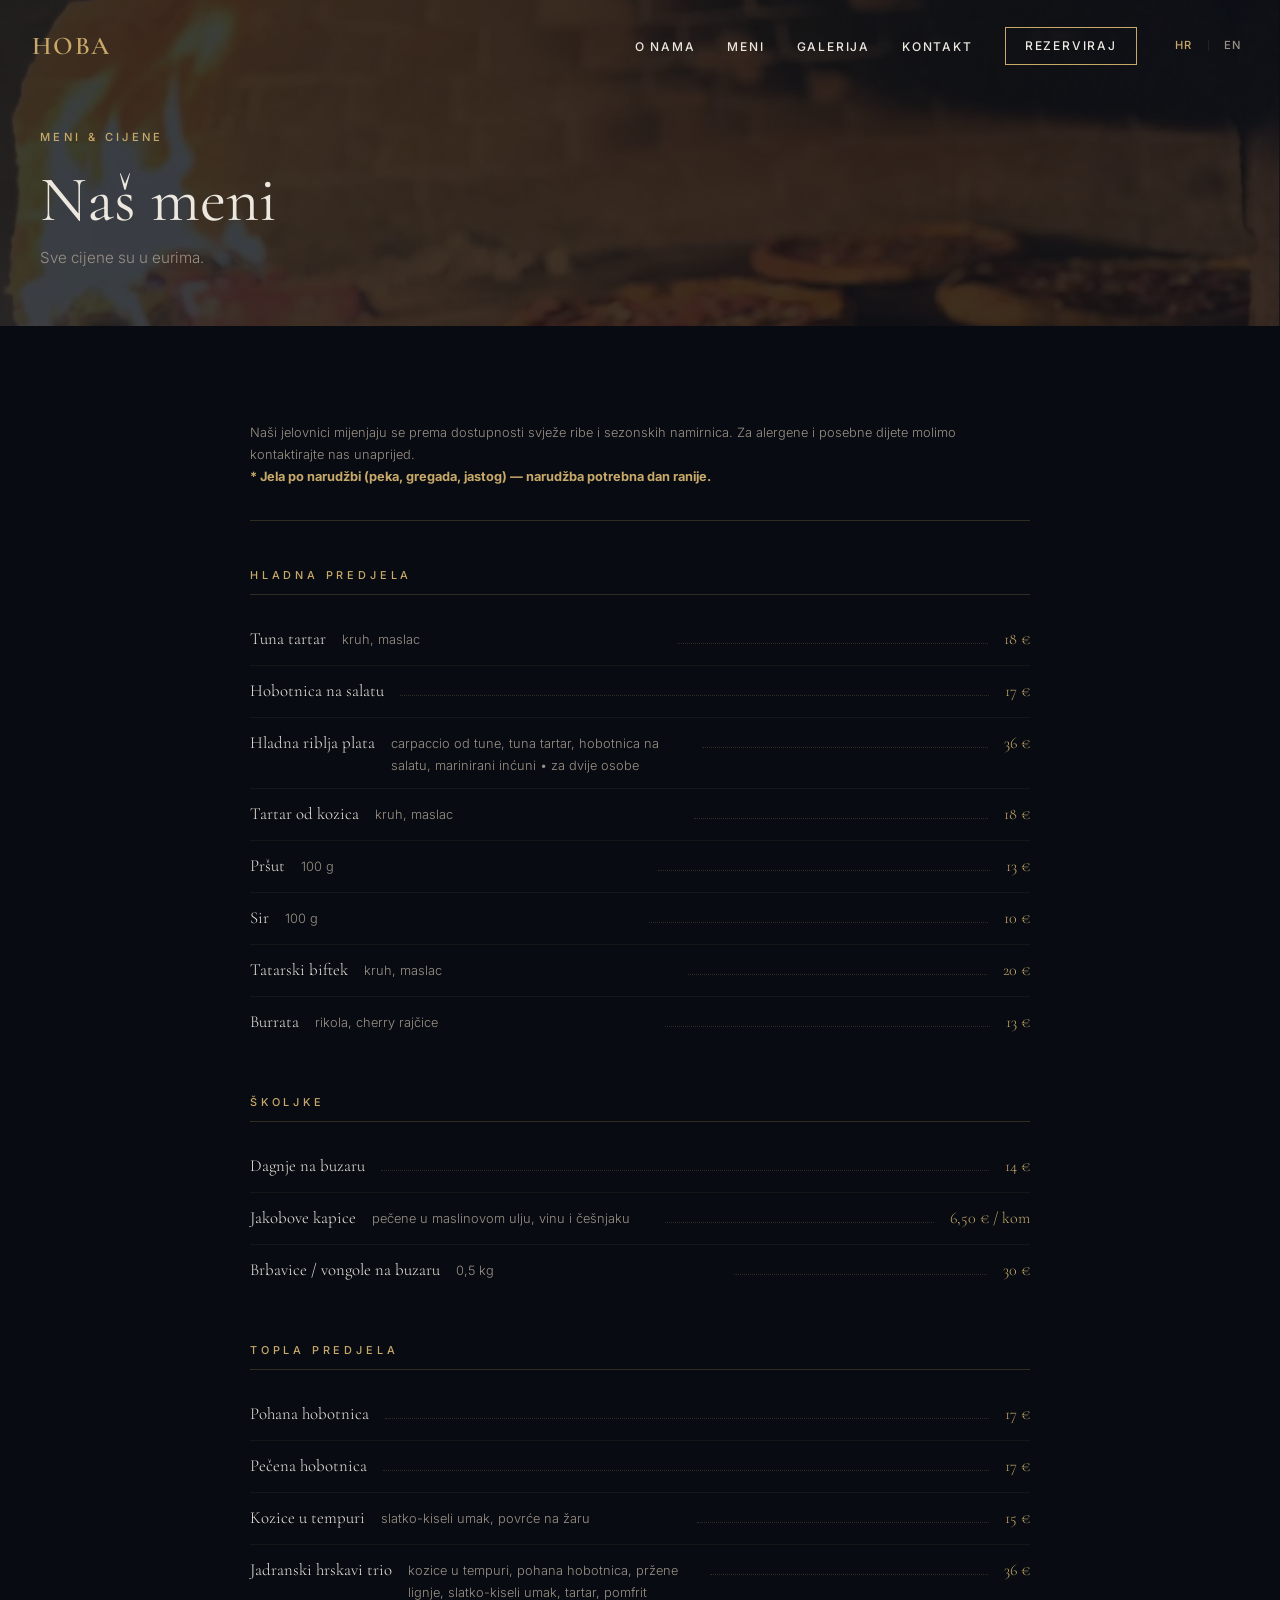
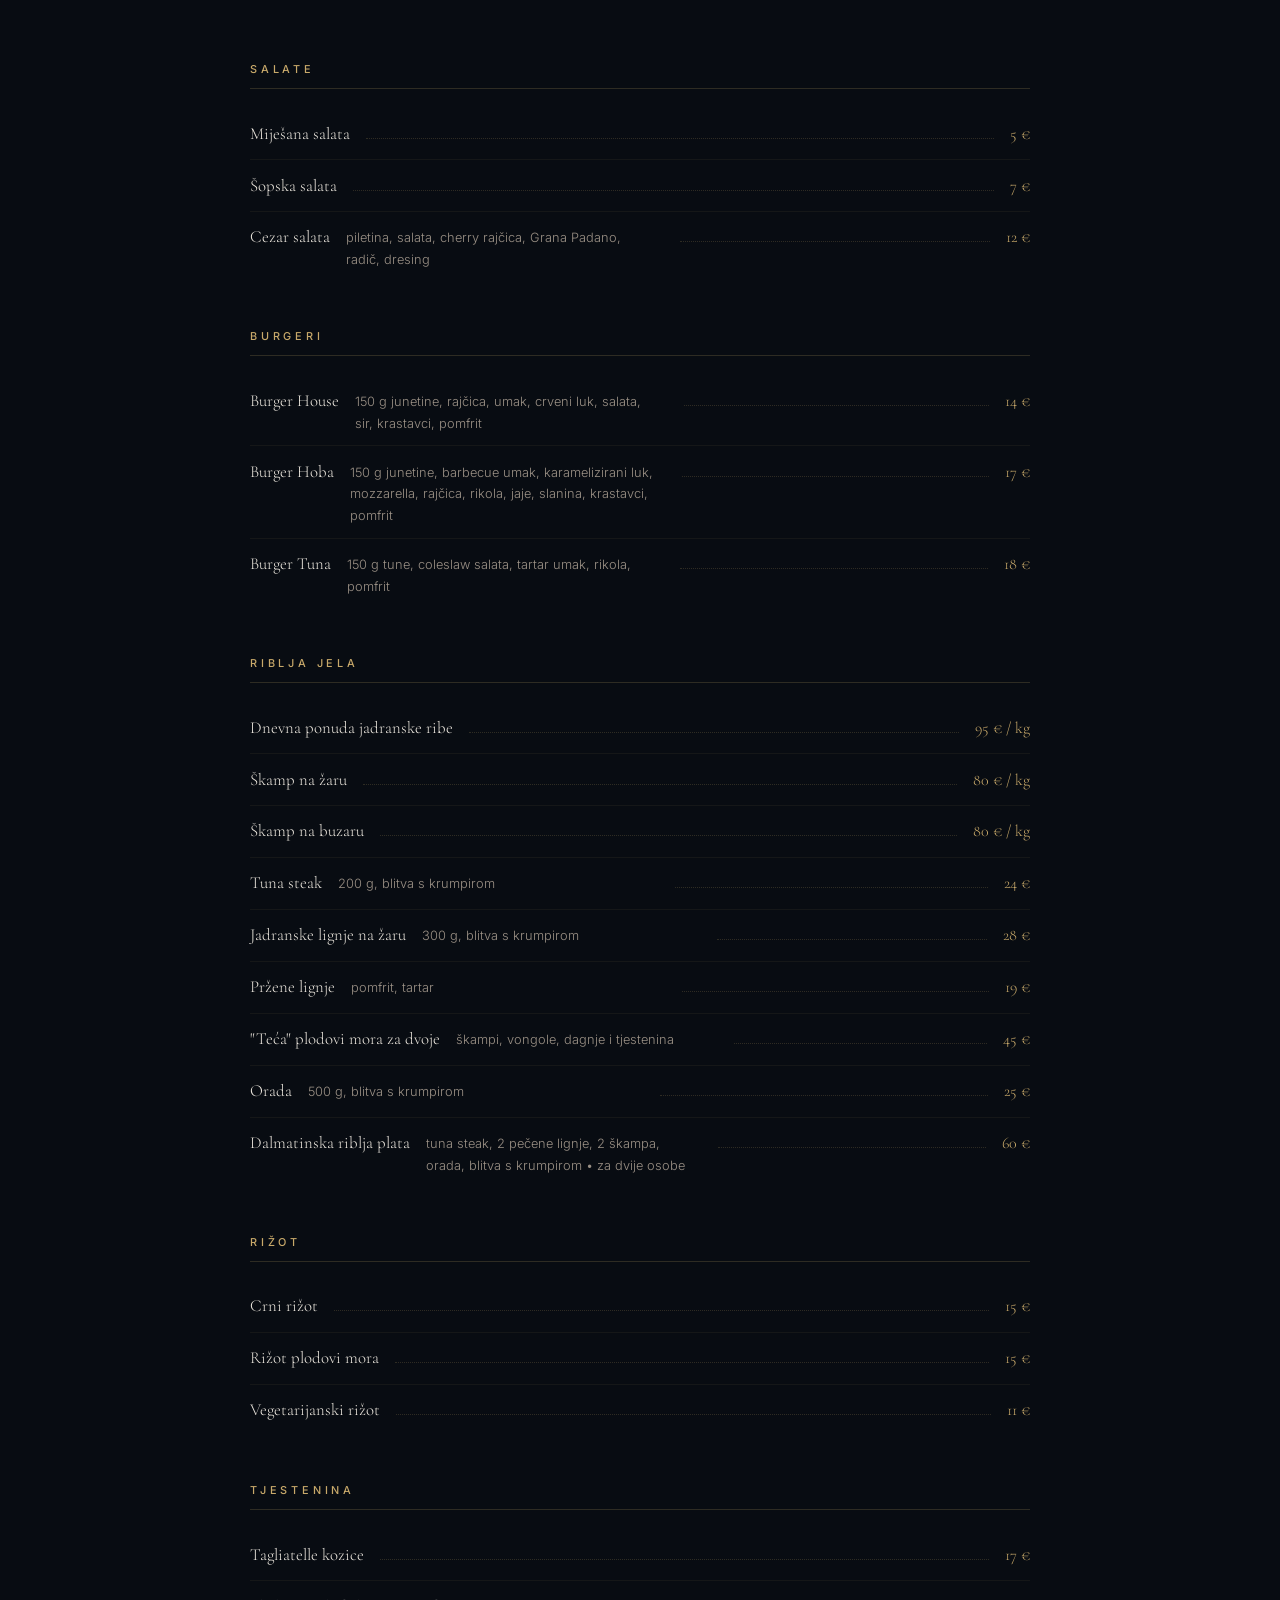
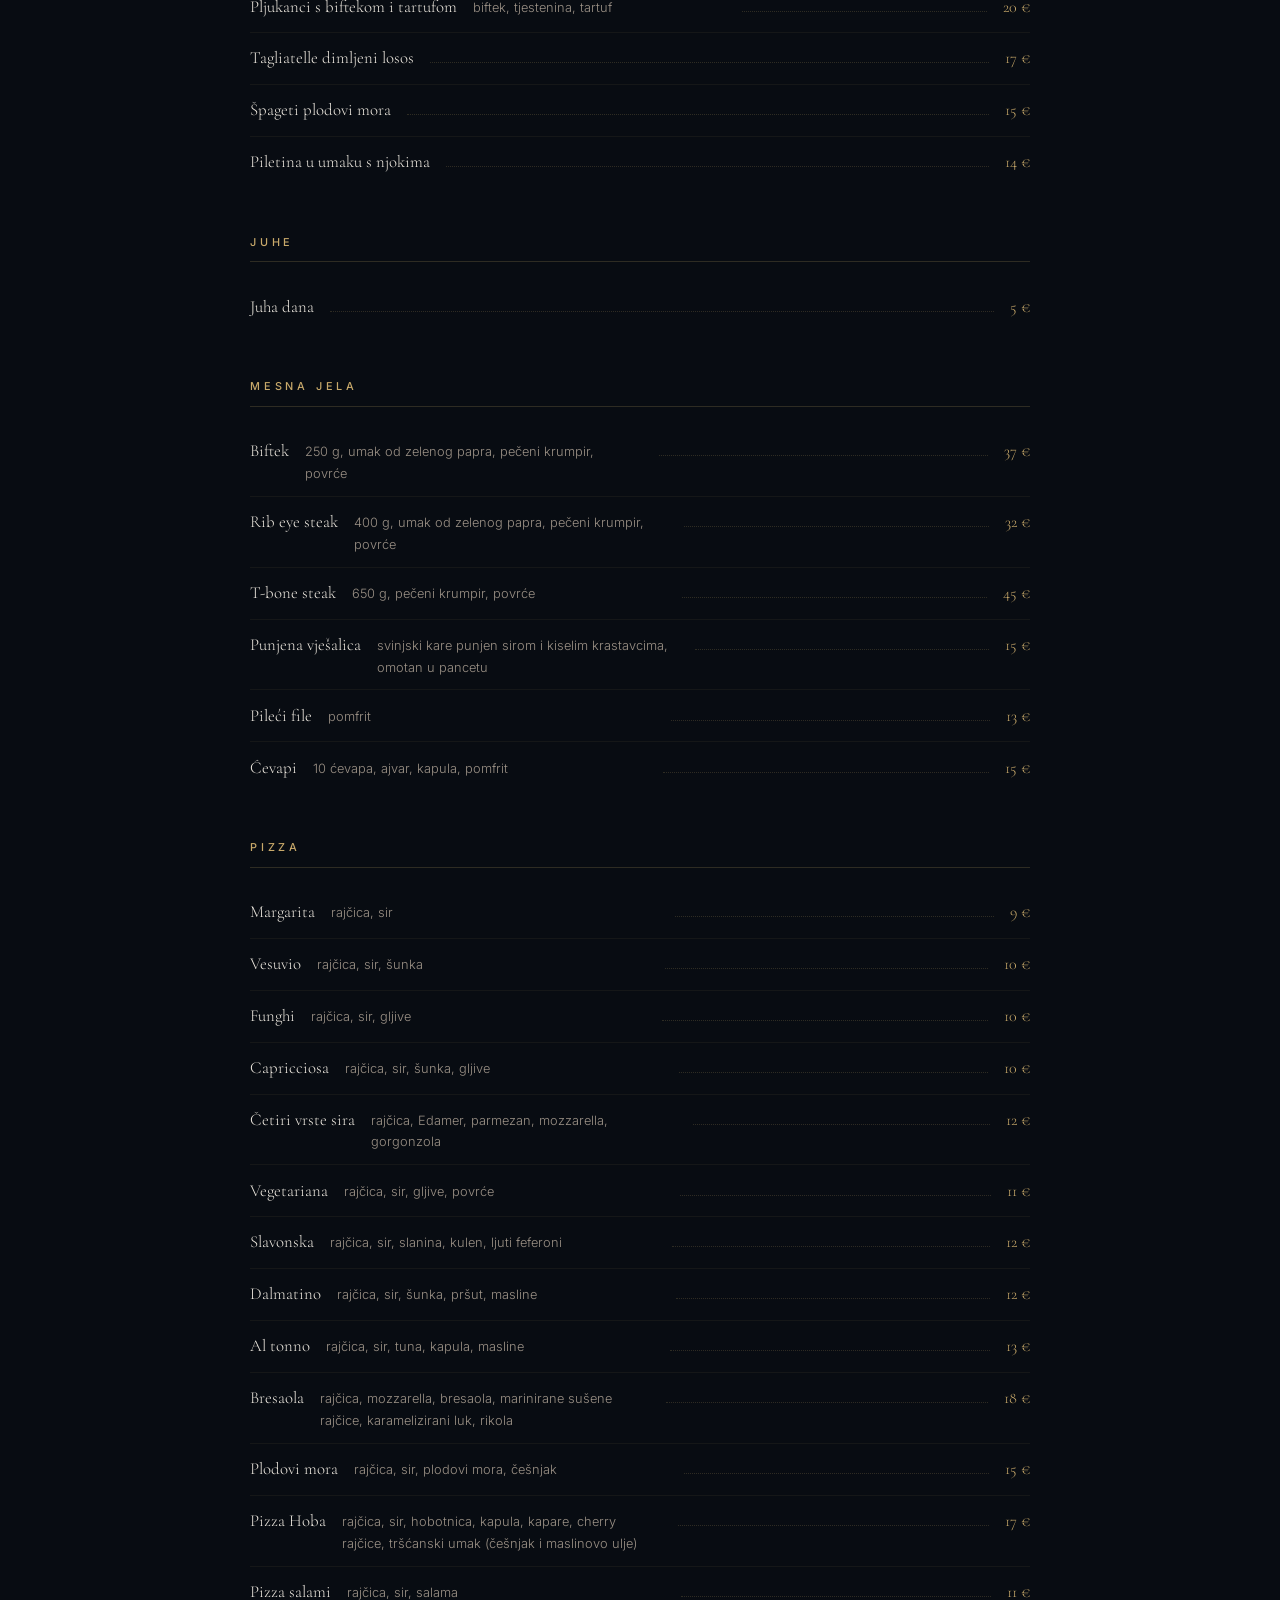
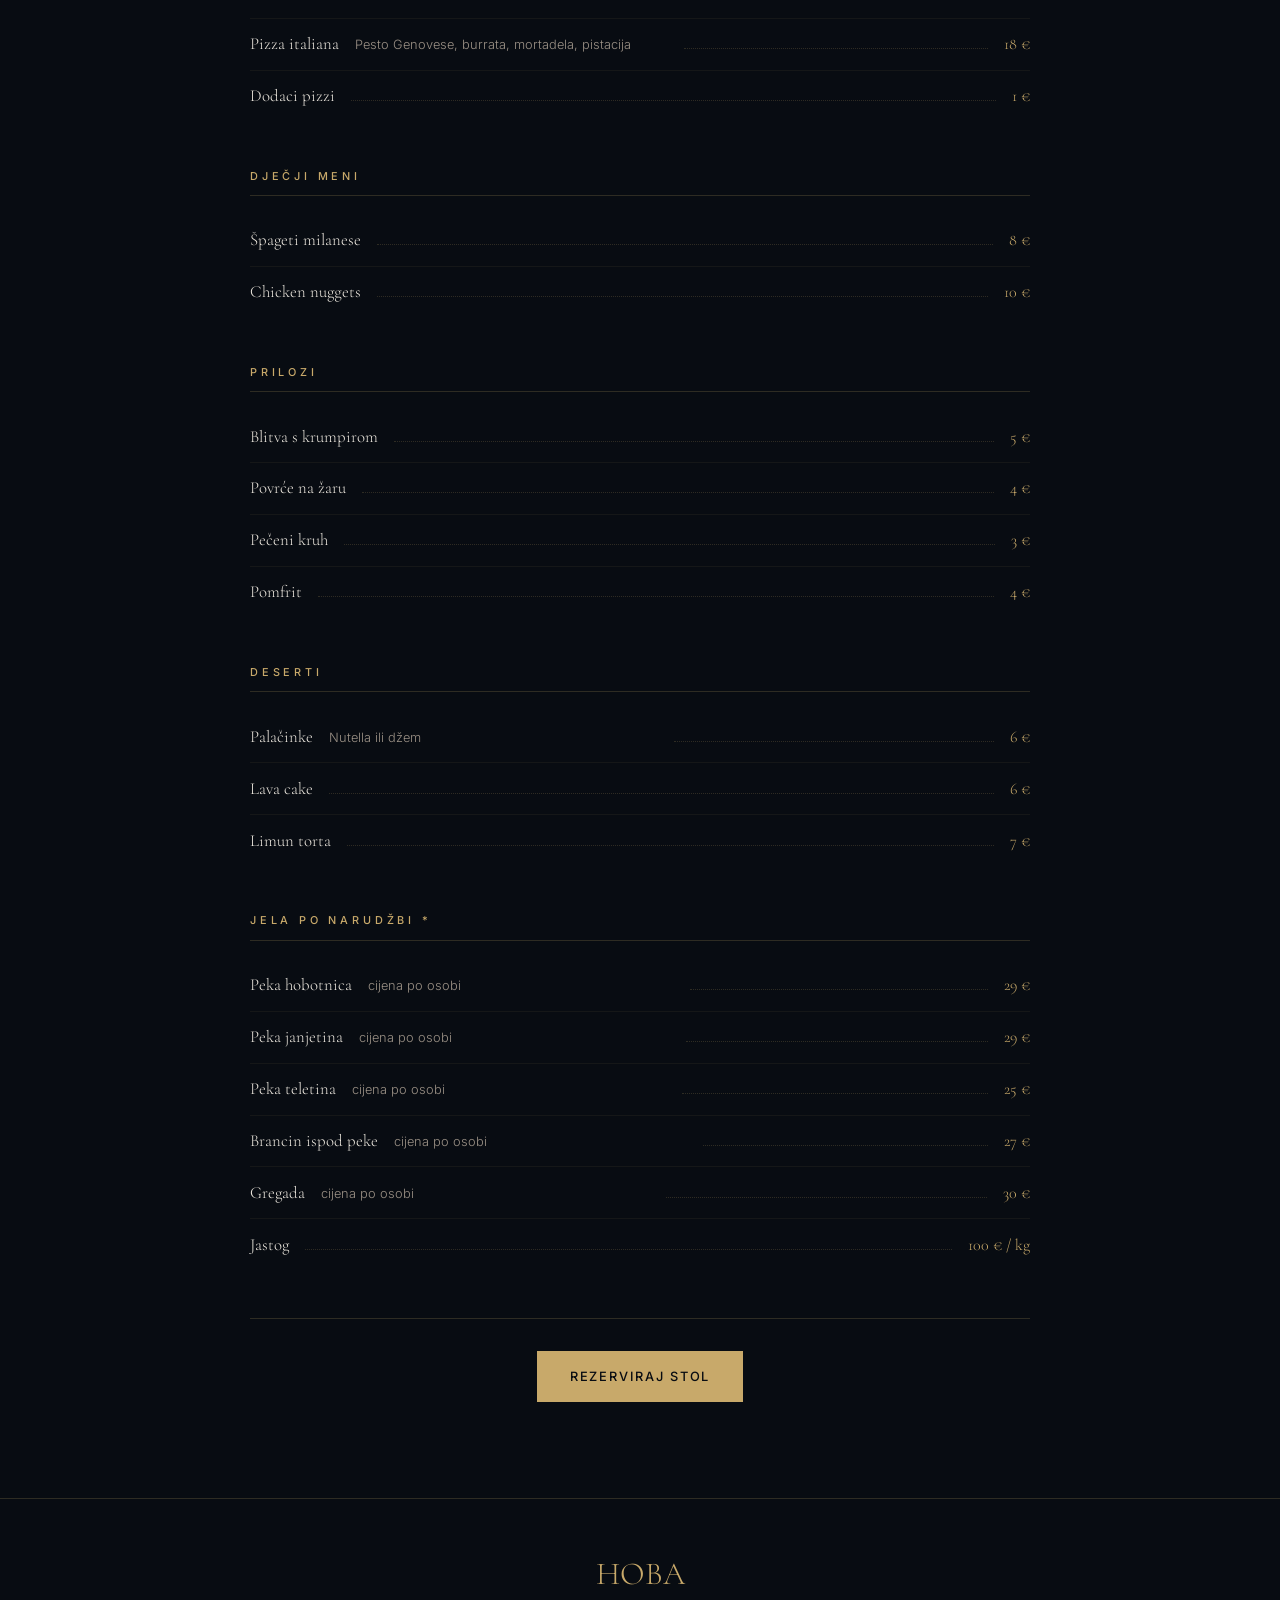
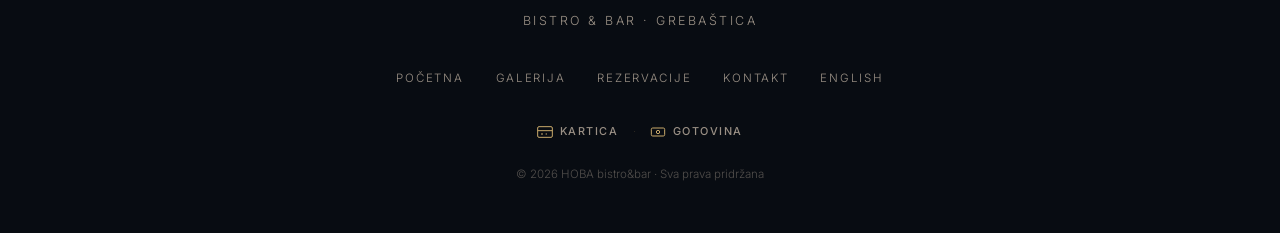
<file: meni.html>
﻿<!DOCTYPE html>
<html lang="hr">
<head>
  <!-- Google Tag Manager -->
  <script>(function(w,d,s,l,i){w[l]=w[l]||[];w[l].push({'gtm.start':
  new Date().getTime(),event:'gtm.js'});var f=d.getElementsByTagName(s)[0],
  j=d.createElement(s),dl=l!='dataLayer'?'&l='+l:'';j.async=true;j.src=
  'https://www.googletagmanager.com/gtm.js?id='+i+dl;f.parentNode.insertBefore(j,f);
  })(window,document,'script','dataLayer','GTM-P9556CFC');</script>
  <!-- End Google Tag Manager -->

  <!-- Google Analytics -->
  <script async src="https://www.googletagmanager.com/gtag/js?id=G-6RS7W2BCBZ"></script>
  <script>
    window.dataLayer = window.dataLayer || [];
    function gtag(){dataLayer.push(arguments);}
    gtag('js', new Date());
    gtag('config', 'G-6RS7W2BCBZ');
  </script>
  <meta charset="UTF-8">
  <meta name="viewport" content="width=device-width, initial-scale=1.0">
  <title>Meni i Cijene — HOBA Restoran Grebaštica | Riba, Plodovi Mora, Pizza kraj Šibenika</title>
  <meta name="description" content="Cijeli meni HOBA bistro&bar restorana u Grebaštici kraj Šibenika — svježa jadranska riba, plodovi mora, hobotnica iz peke, pizza iz krušne peći, meso i deserti s cijenama.">
  <meta name="keywords" content="meni restoran grebaštica, meni restoran šibenik, hoba bistro meni, riba meni grebaštica, pizza meni šibenik, peka cijena, plodovi mora cijene">

  <!-- Open Graph -->
  <meta property="og:type" content="website">
  <meta property="og:title" content="Meni i Cijene — HOBA Restoran Grebaštica, Šibenik">
  <meta property="og:description" content="Cijeli meni s cijenama: svježa riba, plodovi mora, pizza iz krušne peći, hobotnica iz peke, mesa i deserti u Grebaštici kraj Šibenika.">
  <meta property="og:image" content="https://hobabistro.com/images/pizza-krusna-pec-2.webp">
  <meta property="og:url" content="https://hobabistro.com/meni.html">
  <meta property="og:site_name" content="HOBA bistro&bar">
  <meta property="og:locale" content="hr_HR">

  <meta name="geo.region" content="HR-17">
  <meta name="geo.placename" content="Grebaštica">
  <meta name="geo.position" content="43.6892;15.9103">
  <meta name="ICBM" content="43.6892, 15.9103">

  <link rel="alternate" hreflang="hr" href="https://hobabistro.com/meni.html">
  <link rel="alternate" hreflang="en" href="https://hobabistro.com/en/menu.html">
  <link rel="canonical" href="https://hobabistro.com/meni.html">
  <link rel="preconnect" href="https://fonts.googleapis.com">
  <link rel="preconnect" href="https://fonts.gstatic.com" crossorigin>
  <link rel="stylesheet" href="https://fonts.googleapis.com/css2?family=Cormorant+Garamond:ital,wght@0,300;0,400;0,600;0,700;1,300;1,400&family=Inter:wght@300;400;500&display=swap">
  <link rel="icon" type="image/png" href="favicon.png">
  <link rel="stylesheet" href="css/style.css">

  <!-- Schema.org JSON-LD -->
  <script type="application/ld+json">
  [
    {
      "@context": "https://schema.org",
      "@type": "BreadcrumbList",
      "itemListElement": [
        {"@type": "ListItem", "position": 1, "name": "Početna", "item": "https://hobabistro.com/"},
        {"@type": "ListItem", "position": 2, "name": "Meni i cijene", "item": "https://hobabistro.com/meni.html"}
      ]
    },
    {
      "@context": "https://schema.org",
      "@type": "Restaurant",
      "name": "HOBA bistro&bar",
      "url": "https://hobabistro.com/",
      "hasMenu": "https://hobabistro.com/meni.html",
      "telephone": "+385994439530",
      "address": {
        "@type": "PostalAddress",
        "streetAddress": "Ul. Donji Banovci 65",
        "addressLocality": "Grebaštica",
        "postalCode": "22000",
        "addressCountry": "HR"
      },
      "servesCuisine": ["Mediterranean", "Seafood", "Croatian", "Dalmatian", "Pizza"],
      "priceRange": "€€"
    }
  ]
  </script>
</head>
<body>
<!-- Google Tag Manager (noscript) -->
<noscript><iframe src="https://www.googletagmanager.com/ns.html?id=GTM-P9556CFC"
height="0" width="0" style="display:none;visibility:hidden"></iframe></noscript>
<!-- End Google Tag Manager (noscript) -->

<!-- ===== NAVIGACIJA ===== -->
<header class="nav" role="banner">
  <a class="nav-logo" href="index.html" aria-label="HOBA bistro&bar - početna">HOBA</a>
  <nav class="nav-menu" id="nav-menu" aria-label="Glavna navigacija">
    <ul class="nav-links">
      <li><a href="index.html#o-nama">O nama</a></li>
      <li><a href="meni.html" aria-current="page">Meni</a></li>
      <li><a href="index.html#galerija">Galerija</a></li>
      <li><a href="index.html#lokacija">Kontakt</a></li>
      <li><a href="rezervacije.html" class="btn" style="padding:0.5rem 1.2rem;">Rezerviraj</a></li>
    </ul>
    <div class="nav-lang">
      <a href="meni.html" class="active" aria-current="page" lang="hr">HR</a>
      <span>|</span>
      <a href="en/menu.html" lang="en">EN</a>
    </div>
  </nav>
  <button class="hamburger" id="hamburger" aria-label="Otvori izbornik" aria-expanded="false" aria-controls="nav-menu">
    <span></span><span></span><span></span>
  </button>
</header>
<div class="nav-backdrop" aria-hidden="true"></div>

<!-- ===== HERO ===== -->
<div class="meni-hero">
  <div class="meni-hero-content">
    <span class="section-label">Meni &amp; cijene</span>
    <h1>Naš meni</h1>
    <p style="color:var(--text-muted);font-size:0.95rem;">Sve cijene su u eurima.</p>
  </div>
</div>

<!-- ===== MENI ===== -->
<section class="meni-section">
  <div class="meni-inner">

    <p class="meni-napomena">
      Naši jelovnici mijenjaju se prema dostupnosti svježe ribe i sezonskih namirnica. Za alergene i posebne dijete molimo kontaktirajte nas unaprijed.<br>
      <strong style="color:var(--gold);">* Jela po narudžbi (peka, gregada, jastog) — narudžba potrebna dan ranije.</strong>
    </p>

    <!-- HLADNA PREDJELA -->
    <div class="meni-kategorija fade-in">
      <h2 class="meni-kategorija-naziv">Hladna predjela</h2>
      <div class="meni-red">
        <span class="meni-naziv">Tuna tartar</span>
        <span class="meni-opis">kruh, maslac</span>
        <span class="meni-tocke"></span>
        <span class="meni-cijena">18 €</span>
      </div>
      <div class="meni-red">
        <span class="meni-naziv">Hobotnica na salatu</span>
        <span class="meni-tocke"></span>
        <span class="meni-cijena">17 €</span>
      </div>
      <div class="meni-red">
        <span class="meni-naziv">Hladna riblja plata</span>
        <span class="meni-opis">carpaccio od tune, tuna tartar, hobotnica na salatu, marinirani inćuni • za dvije osobe</span>
        <span class="meni-tocke"></span>
        <span class="meni-cijena">36 €</span>
      </div>
      <div class="meni-red">
        <span class="meni-naziv">Tartar od kozica</span>
        <span class="meni-opis">kruh, maslac</span>
        <span class="meni-tocke"></span>
        <span class="meni-cijena">18 €</span>
      </div>
      <div class="meni-red">
        <span class="meni-naziv">Pršut</span>
        <span class="meni-opis">100 g</span>
        <span class="meni-tocke"></span>
        <span class="meni-cijena">13 €</span>
      </div>
      <div class="meni-red">
        <span class="meni-naziv">Sir</span>
        <span class="meni-opis">100 g</span>
        <span class="meni-tocke"></span>
        <span class="meni-cijena">10 €</span>
      </div>
      <div class="meni-red">
        <span class="meni-naziv">Tatarski biftek</span>
        <span class="meni-opis">kruh, maslac</span>
        <span class="meni-tocke"></span>
        <span class="meni-cijena">20 €</span>
      </div>
      <div class="meni-red">
        <span class="meni-naziv">Burrata</span>
        <span class="meni-opis">rikola, cherry rajčice</span>
        <span class="meni-tocke"></span>
        <span class="meni-cijena">13 €</span>
      </div>
    </div>

    <!-- ŠKOLJKE -->
    <div class="meni-kategorija fade-in">
      <h2 class="meni-kategorija-naziv">Školjke</h2>
      <div class="meni-red">
        <span class="meni-naziv">Dagnje na buzaru</span>
        <span class="meni-tocke"></span>
        <span class="meni-cijena">14 €</span>
      </div>
      <div class="meni-red">
        <span class="meni-naziv">Jakobove kapice</span>
        <span class="meni-opis">pečene u maslinovom ulju, vinu i češnjaku</span>
        <span class="meni-tocke"></span>
        <span class="meni-cijena">6,50 € / kom</span>
      </div>
      <div class="meni-red">
        <span class="meni-naziv">Brbavice / vongole na buzaru</span>
        <span class="meni-opis">0,5 kg</span>
        <span class="meni-tocke"></span>
        <span class="meni-cijena">30 €</span>
      </div>
    </div>

    <!-- TOPLA PREDJELA -->
    <div class="meni-kategorija fade-in">
      <h2 class="meni-kategorija-naziv">Topla predjela</h2>
      <div class="meni-red">
        <span class="meni-naziv">Pohana hobotnica</span>
        <span class="meni-tocke"></span>
        <span class="meni-cijena">17 €</span>
      </div>
      <div class="meni-red">
        <span class="meni-naziv">Pečena hobotnica</span>
        <span class="meni-tocke"></span>
        <span class="meni-cijena">17 €</span>
      </div>
      <div class="meni-red">
        <span class="meni-naziv">Kozice u tempuri</span>
        <span class="meni-opis">slatko-kiseli umak, povrće na žaru</span>
        <span class="meni-tocke"></span>
        <span class="meni-cijena">15 €</span>
      </div>
      <div class="meni-red">
        <span class="meni-naziv">Jadranski hrskavi trio</span>
        <span class="meni-opis">kozice u tempuri, pohana hobotnica, pržene lignje, slatko-kiseli umak, tartar, pomfrit</span>
        <span class="meni-tocke"></span>
        <span class="meni-cijena">36 €</span>
      </div>
    </div>

    <!-- SALATE -->
    <div class="meni-kategorija fade-in">
      <h2 class="meni-kategorija-naziv">Salate</h2>
      <div class="meni-red">
        <span class="meni-naziv">Miješana salata</span>
        <span class="meni-tocke"></span>
        <span class="meni-cijena">5 €</span>
      </div>
      <div class="meni-red">
        <span class="meni-naziv">Šopska salata</span>
        <span class="meni-tocke"></span>
        <span class="meni-cijena">7 €</span>
      </div>
      <div class="meni-red">
        <span class="meni-naziv">Cezar salata</span>
        <span class="meni-opis">piletina, salata, cherry rajčica, Grana Padano, radič, dresing</span>
        <span class="meni-tocke"></span>
        <span class="meni-cijena">12 €</span>
      </div>
    </div>

    <!-- BURGERI -->
    <div class="meni-kategorija fade-in">
      <h2 class="meni-kategorija-naziv">Burgeri</h2>
      <div class="meni-red">
        <span class="meni-naziv">Burger House</span>
        <span class="meni-opis">150 g junetine, rajčica, umak, crveni luk, salata, sir, krastavci, pomfrit</span>
        <span class="meni-tocke"></span>
        <span class="meni-cijena">14 €</span>
      </div>
      <div class="meni-red">
        <span class="meni-naziv">Burger Hoba</span>
        <span class="meni-opis">150 g junetine, barbecue umak, karamelizirani luk, mozzarella, rajčica, rikola, jaje, slanina, krastavci, pomfrit</span>
        <span class="meni-tocke"></span>
        <span class="meni-cijena">17 €</span>
      </div>
      <div class="meni-red">
        <span class="meni-naziv">Burger Tuna</span>
        <span class="meni-opis">150 g tune, coleslaw salata, tartar umak, rikola, pomfrit</span>
        <span class="meni-tocke"></span>
        <span class="meni-cijena">18 €</span>
      </div>
    </div>

    <!-- RIBLJA JELA -->
    <div class="meni-kategorija fade-in">
      <h2 class="meni-kategorija-naziv">Riblja jela</h2>
      <div class="meni-red">
        <span class="meni-naziv">Dnevna ponuda jadranske ribe</span>
        <span class="meni-tocke"></span>
        <span class="meni-cijena">95 € / kg</span>
      </div>
      <div class="meni-red">
        <span class="meni-naziv">Škamp na žaru</span>
        <span class="meni-tocke"></span>
        <span class="meni-cijena">80 € / kg</span>
      </div>
      <div class="meni-red">
        <span class="meni-naziv">Škamp na buzaru</span>
        <span class="meni-tocke"></span>
        <span class="meni-cijena">80 € / kg</span>
      </div>
      <div class="meni-red">
        <span class="meni-naziv">Tuna steak</span>
        <span class="meni-opis">200 g, blitva s krumpirom</span>
        <span class="meni-tocke"></span>
        <span class="meni-cijena">24 €</span>
      </div>
      <div class="meni-red">
        <span class="meni-naziv">Jadranske lignje na žaru</span>
        <span class="meni-opis">300 g, blitva s krumpirom</span>
        <span class="meni-tocke"></span>
        <span class="meni-cijena">28 €</span>
      </div>
      <div class="meni-red">
        <span class="meni-naziv">Pržene lignje</span>
        <span class="meni-opis">pomfrit, tartar</span>
        <span class="meni-tocke"></span>
        <span class="meni-cijena">19 €</span>
      </div>
      <div class="meni-red">
        <span class="meni-naziv">"Teća" plodovi mora za dvoje</span>
        <span class="meni-opis">škampi, vongole, dagnje i tjestenina</span>
        <span class="meni-tocke"></span>
        <span class="meni-cijena">45 €</span>
      </div>
      <div class="meni-red">
        <span class="meni-naziv">Orada</span>
        <span class="meni-opis">500 g, blitva s krumpirom</span>
        <span class="meni-tocke"></span>
        <span class="meni-cijena">25 €</span>
      </div>
      <div class="meni-red">
        <span class="meni-naziv">Dalmatinska riblja plata</span>
        <span class="meni-opis">tuna steak, 2 pečene lignje, 2 škampa, orada, blitva s krumpirom • za dvije osobe</span>
        <span class="meni-tocke"></span>
        <span class="meni-cijena">60 €</span>
      </div>
    </div>

    <!-- RIŽOT -->
    <div class="meni-kategorija fade-in">
      <h2 class="meni-kategorija-naziv">Rižot</h2>
      <div class="meni-red">
        <span class="meni-naziv">Crni rižot</span>
        <span class="meni-tocke"></span>
        <span class="meni-cijena">15 €</span>
      </div>
      <div class="meni-red">
        <span class="meni-naziv">Rižot plodovi mora</span>
        <span class="meni-tocke"></span>
        <span class="meni-cijena">15 €</span>
      </div>
      <div class="meni-red">
        <span class="meni-naziv">Vegetarijanski rižot</span>
        <span class="meni-tocke"></span>
        <span class="meni-cijena">11 €</span>
      </div>
    </div>

    <!-- TJESTENINA -->
    <div class="meni-kategorija fade-in">
      <h2 class="meni-kategorija-naziv">Tjestenina</h2>
      <div class="meni-red">
        <span class="meni-naziv">Tagliatelle kozice</span>
        <span class="meni-tocke"></span>
        <span class="meni-cijena">17 €</span>
      </div>
      <div class="meni-red">
        <span class="meni-naziv">Pljukanci s biftekom i tartufom</span>
        <span class="meni-opis">biftek, tjestenina, tartuf</span>
        <span class="meni-tocke"></span>
        <span class="meni-cijena">20 €</span>
      </div>
      <div class="meni-red">
        <span class="meni-naziv">Tagliatelle dimljeni losos</span>
        <span class="meni-tocke"></span>
        <span class="meni-cijena">17 €</span>
      </div>
      <div class="meni-red">
        <span class="meni-naziv">Špageti plodovi mora</span>
        <span class="meni-tocke"></span>
        <span class="meni-cijena">15 €</span>
      </div>
      <div class="meni-red">
        <span class="meni-naziv">Piletina u umaku s njokima</span>
        <span class="meni-tocke"></span>
        <span class="meni-cijena">14 €</span>
      </div>
    </div>

    <!-- JUHE -->
    <div class="meni-kategorija fade-in">
      <h2 class="meni-kategorija-naziv">Juhe</h2>
      <div class="meni-red">
        <span class="meni-naziv">Juha dana</span>
        <span class="meni-tocke"></span>
        <span class="meni-cijena">5 €</span>
      </div>
    </div>

    <!-- MESNA JELA -->
    <div class="meni-kategorija fade-in">
      <h2 class="meni-kategorija-naziv">Mesna jela</h2>
      <div class="meni-red">
        <span class="meni-naziv">Biftek</span>
        <span class="meni-opis">250 g, umak od zelenog papra, pečeni krumpir, povrće</span>
        <span class="meni-tocke"></span>
        <span class="meni-cijena">37 €</span>
      </div>
      <div class="meni-red">
        <span class="meni-naziv">Rib eye steak</span>
        <span class="meni-opis">400 g, umak od zelenog papra, pečeni krumpir, povrće</span>
        <span class="meni-tocke"></span>
        <span class="meni-cijena">32 €</span>
      </div>
      <div class="meni-red">
        <span class="meni-naziv">T-bone steak</span>
        <span class="meni-opis">650 g, pečeni krumpir, povrće</span>
        <span class="meni-tocke"></span>
        <span class="meni-cijena">45 €</span>
      </div>
      <div class="meni-red">
        <span class="meni-naziv">Punjena vješalica</span>
        <span class="meni-opis">svinjski kare punjen sirom i kiselim krastavcima, omotan u pancetu</span>
        <span class="meni-tocke"></span>
        <span class="meni-cijena">15 €</span>
      </div>
      <div class="meni-red">
        <span class="meni-naziv">Pileći file</span>
        <span class="meni-opis">pomfrit</span>
        <span class="meni-tocke"></span>
        <span class="meni-cijena">13 €</span>
      </div>
      <div class="meni-red">
        <span class="meni-naziv">Ćevapi</span>
        <span class="meni-opis">10 ćevapa, ajvar, kapula, pomfrit</span>
        <span class="meni-tocke"></span>
        <span class="meni-cijena">15 €</span>
      </div>
    </div>

    <!-- PIZZA -->
    <div class="meni-kategorija fade-in">
      <h2 class="meni-kategorija-naziv">Pizza</h2>
      <div class="meni-red">
        <span class="meni-naziv">Margarita</span>
        <span class="meni-opis">rajčica, sir</span>
        <span class="meni-tocke"></span>
        <span class="meni-cijena">9 €</span>
      </div>
      <div class="meni-red">
        <span class="meni-naziv">Vesuvio</span>
        <span class="meni-opis">rajčica, sir, šunka</span>
        <span class="meni-tocke"></span>
        <span class="meni-cijena">10 €</span>
      </div>
      <div class="meni-red">
        <span class="meni-naziv">Funghi</span>
        <span class="meni-opis">rajčica, sir, gljive</span>
        <span class="meni-tocke"></span>
        <span class="meni-cijena">10 €</span>
      </div>
      <div class="meni-red">
        <span class="meni-naziv">Capricciosa</span>
        <span class="meni-opis">rajčica, sir, šunka, gljive</span>
        <span class="meni-tocke"></span>
        <span class="meni-cijena">10 €</span>
      </div>
      <div class="meni-red">
        <span class="meni-naziv">Četiri vrste sira</span>
        <span class="meni-opis">rajčica, Edamer, parmezan, mozzarella, gorgonzola</span>
        <span class="meni-tocke"></span>
        <span class="meni-cijena">12 €</span>
      </div>
      <div class="meni-red">
        <span class="meni-naziv">Vegetariana</span>
        <span class="meni-opis">rajčica, sir, gljive, povrće</span>
        <span class="meni-tocke"></span>
        <span class="meni-cijena">11 €</span>
      </div>
      <div class="meni-red">
        <span class="meni-naziv">Slavonska</span>
        <span class="meni-opis">rajčica, sir, slanina, kulen, ljuti feferoni</span>
        <span class="meni-tocke"></span>
        <span class="meni-cijena">12 €</span>
      </div>
      <div class="meni-red">
        <span class="meni-naziv">Dalmatino</span>
        <span class="meni-opis">rajčica, sir, šunka, pršut, masline</span>
        <span class="meni-tocke"></span>
        <span class="meni-cijena">12 €</span>
      </div>
      <div class="meni-red">
        <span class="meni-naziv">Al tonno</span>
        <span class="meni-opis">rajčica, sir, tuna, kapula, masline</span>
        <span class="meni-tocke"></span>
        <span class="meni-cijena">13 €</span>
      </div>
      <div class="meni-red">
        <span class="meni-naziv">Bresaola</span>
        <span class="meni-opis">rajčica, mozzarella, bresaola, marinirane sušene rajčice, karamelizirani luk, rikola</span>
        <span class="meni-tocke"></span>
        <span class="meni-cijena">18 €</span>
      </div>
      <div class="meni-red">
        <span class="meni-naziv">Plodovi mora</span>
        <span class="meni-opis">rajčica, sir, plodovi mora, češnjak</span>
        <span class="meni-tocke"></span>
        <span class="meni-cijena">15 €</span>
      </div>
      <div class="meni-red">
        <span class="meni-naziv">Pizza Hoba</span>
        <span class="meni-opis">rajčica, sir, hobotnica, kapula, kapare, cherry rajčice, tršćanski umak (češnjak i maslinovo ulje)</span>
        <span class="meni-tocke"></span>
        <span class="meni-cijena">17 €</span>
      </div>
      <div class="meni-red">
        <span class="meni-naziv">Pizza salami</span>
        <span class="meni-opis">rajčica, sir, salama</span>
        <span class="meni-tocke"></span>
        <span class="meni-cijena">11 €</span>
      </div>
      <div class="meni-red">
        <span class="meni-naziv">Pizza italiana</span>
        <span class="meni-opis">Pesto Genovese, burrata, mortadela, pistacija</span>
        <span class="meni-tocke"></span>
        <span class="meni-cijena">18 €</span>
      </div>
      <div class="meni-red">
        <span class="meni-naziv">Dodaci pizzi</span>
        <span class="meni-tocke"></span>
        <span class="meni-cijena">1 €</span>
      </div>
    </div>

    <!-- DJEČJI MENI -->
    <div class="meni-kategorija fade-in">
      <h2 class="meni-kategorija-naziv">Dječji meni</h2>
      <div class="meni-red">
        <span class="meni-naziv">Špageti milanese</span>
        <span class="meni-tocke"></span>
        <span class="meni-cijena">8 €</span>
      </div>
      <div class="meni-red">
        <span class="meni-naziv">Chicken nuggets</span>
        <span class="meni-tocke"></span>
        <span class="meni-cijena">10 €</span>
      </div>
    </div>

    <!-- PRILOZI -->
    <div class="meni-kategorija fade-in">
      <h2 class="meni-kategorija-naziv">Prilozi</h2>
      <div class="meni-red">
        <span class="meni-naziv">Blitva s krumpirom</span>
        <span class="meni-tocke"></span>
        <span class="meni-cijena">5 €</span>
      </div>
      <div class="meni-red">
        <span class="meni-naziv">Povrće na žaru</span>
        <span class="meni-tocke"></span>
        <span class="meni-cijena">4 €</span>
      </div>
      <div class="meni-red">
        <span class="meni-naziv">Pečeni kruh</span>
        <span class="meni-tocke"></span>
        <span class="meni-cijena">3 €</span>
      </div>
      <div class="meni-red">
        <span class="meni-naziv">Pomfrit</span>
        <span class="meni-tocke"></span>
        <span class="meni-cijena">4 €</span>
      </div>
    </div>

    <!-- DESERTI -->
    <div class="meni-kategorija fade-in">
      <h2 class="meni-kategorija-naziv">Deserti</h2>
      <div class="meni-red">
        <span class="meni-naziv">Palačinke</span>
        <span class="meni-opis">Nutella ili džem</span>
        <span class="meni-tocke"></span>
        <span class="meni-cijena">6 €</span>
      </div>
      <div class="meni-red">
        <span class="meni-naziv">Lava cake</span>
        <span class="meni-tocke"></span>
        <span class="meni-cijena">6 €</span>
      </div>
      <div class="meni-red">
        <span class="meni-naziv">Limun torta</span>
        <span class="meni-tocke"></span>
        <span class="meni-cijena">7 €</span>
      </div>
    </div>

    <!-- JELA PO NARUDŽBI -->
    <div class="meni-kategorija fade-in">
      <h2 class="meni-kategorija-naziv">Jela po narudžbi *</h2>
      <div class="meni-red">
        <span class="meni-naziv">Peka hobotnica</span>
        <span class="meni-opis">cijena po osobi</span>
        <span class="meni-tocke"></span>
        <span class="meni-cijena">29 €</span>
      </div>
      <div class="meni-red">
        <span class="meni-naziv">Peka janjetina</span>
        <span class="meni-opis">cijena po osobi</span>
        <span class="meni-tocke"></span>
        <span class="meni-cijena">29 €</span>
      </div>
      <div class="meni-red">
        <span class="meni-naziv">Peka teletina</span>
        <span class="meni-opis">cijena po osobi</span>
        <span class="meni-tocke"></span>
        <span class="meni-cijena">25 €</span>
      </div>
      <div class="meni-red">
        <span class="meni-naziv">Brancin ispod peke</span>
        <span class="meni-opis">cijena po osobi</span>
        <span class="meni-tocke"></span>
        <span class="meni-cijena">27 €</span>
      </div>
      <div class="meni-red">
        <span class="meni-naziv">Gregada</span>
        <span class="meni-opis">cijena po osobi</span>
        <span class="meni-tocke"></span>
        <span class="meni-cijena">30 €</span>
      </div>
      <div class="meni-red">
        <span class="meni-naziv">Jastog</span>
        <span class="meni-tocke"></span>
        <span class="meni-cijena">100 € / kg</span>
      </div>
    </div>

    <div style="text-align:center;margin-top:3rem;padding-top:2rem;border-top:1px solid var(--border);">
      <a href="rezervacije.html" class="btn btn-solid">Rezerviraj stol</a>
    </div>

  </div>
</section>

<!-- ===== FOOTER ===== -->
<footer class="footer">
  <span class="footer-logo">HOBA</span>
  <p class="footer-tagline">bistro &amp; bar · Grebaštica</p>
  <ul class="footer-links">
    <li><a href="index.html">Početna</a></li>
    <li><a href="index.html#galerija">Galerija</a></li>
    <li><a href="rezervacije.html">Rezervacije</a></li>
    <li><a href="index.html#lokacija">Kontakt</a></li>
    <li><a href="en/menu.html">English</a></li>
  </ul>
  <div class="footer-payment" aria-label="Načini plaćanja">
    <span class="footer-pay-item">
      <svg width="16" height="16" fill="none" stroke="currentColor" stroke-width="1.5" viewBox="0 0 24 24" aria-hidden="true"><rect x="1" y="4" width="22" height="16" rx="2"/><path d="M1 10h22"/><path d="M6 15h3M13 15h2"/></svg>
      Kartica
    </span>
    <span class="footer-pay-sep" aria-hidden="true">·</span>
    <span class="footer-pay-item">
      <svg width="16" height="16" fill="none" stroke="currentColor" stroke-width="1.5" viewBox="0 0 24 24" aria-hidden="true"><rect x="2" y="6" width="20" height="12" rx="2"/><circle cx="12" cy="12" r="2.5"/><path d="M6 12h.01M18 12h.01"/></svg>
      Gotovina
    </span>
  </div>
  <p class="footer-copy">&copy; <span id="year"></span> HOBA bistro&amp;bar · Sva prava pridržana</p>
</footer>

<script src="js/main.js"></script>
<script>document.getElementById('year').textContent = new Date().getFullYear();</script>
</body>
</html>
</file>
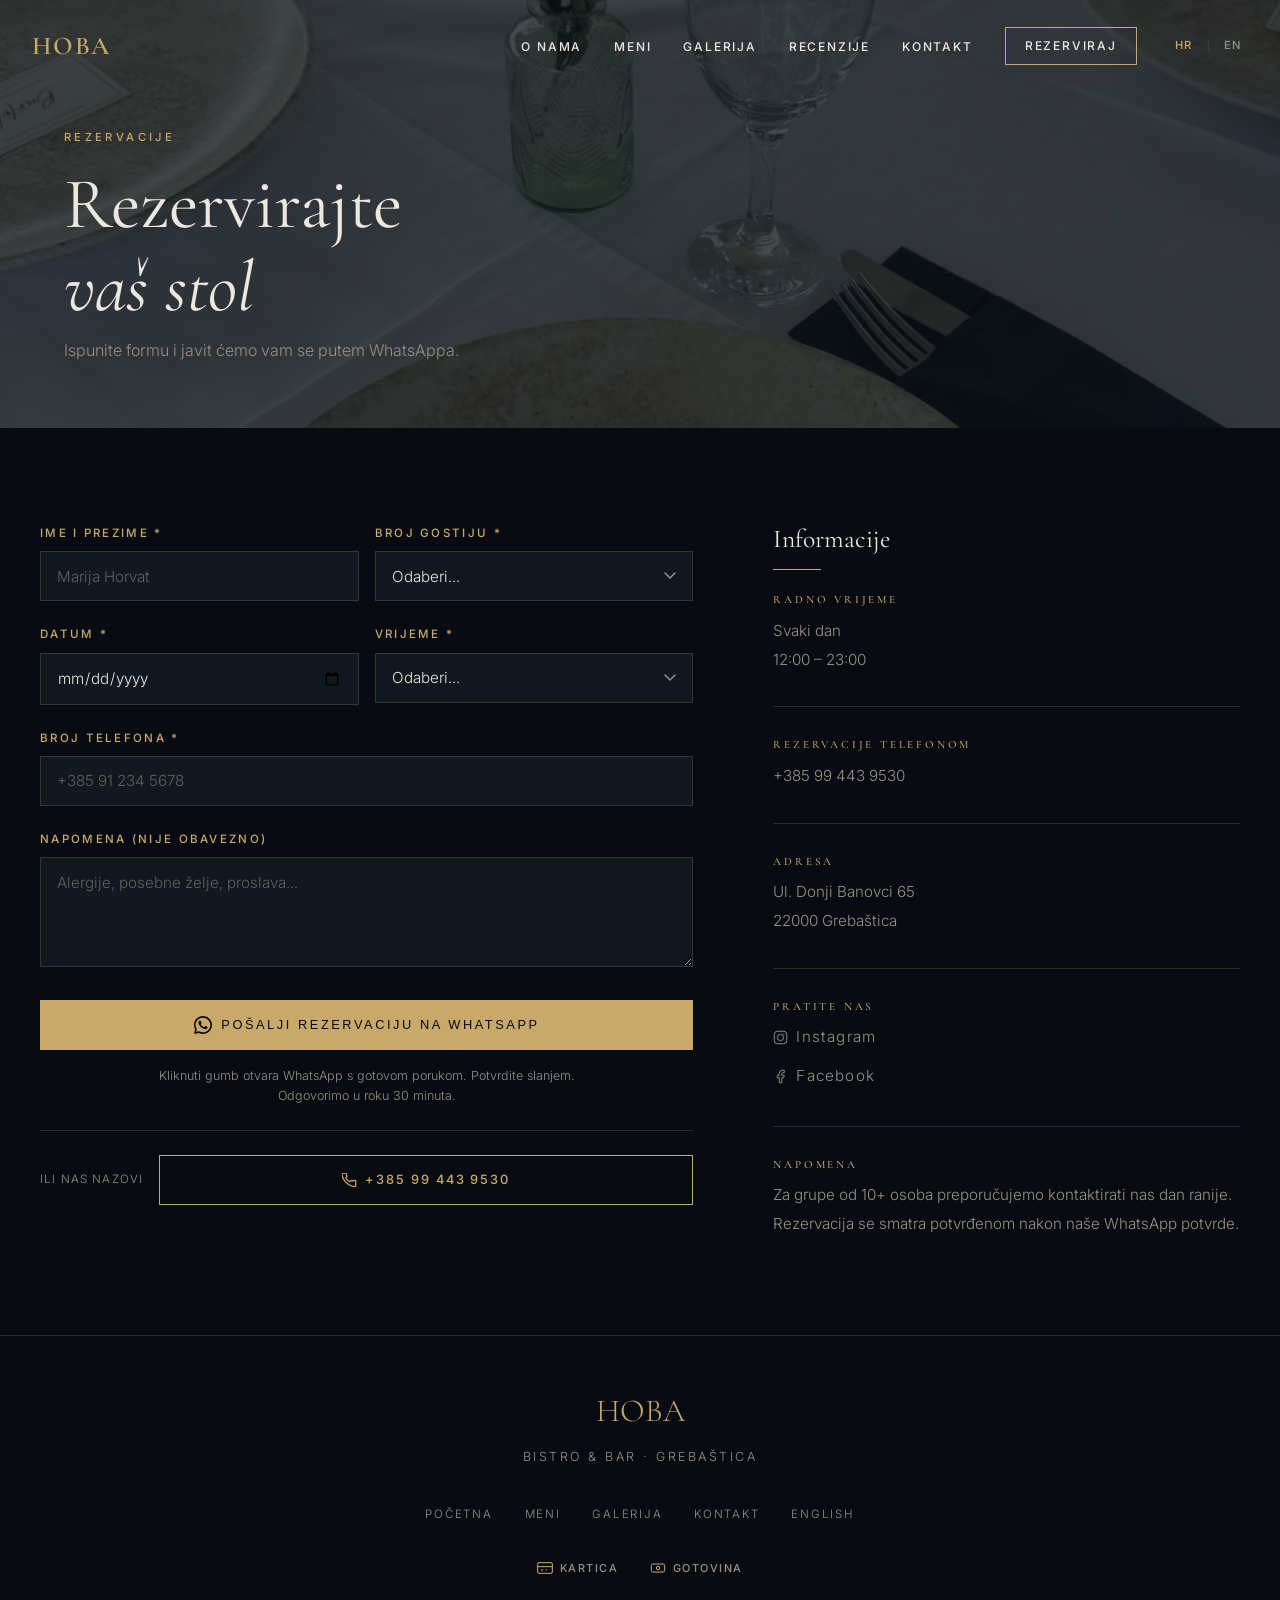
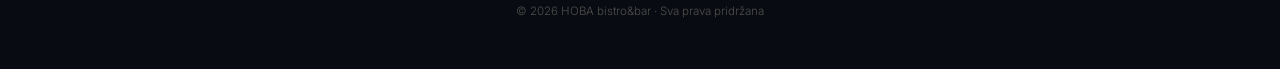
<file: rezervacije.html>
﻿<!DOCTYPE html>
<html lang="hr">
<head>
  <!-- Google Tag Manager -->
  <script>(function(w,d,s,l,i){w[l]=w[l]||[];w[l].push({'gtm.start':
  new Date().getTime(),event:'gtm.js'});var f=d.getElementsByTagName(s)[0],
  j=d.createElement(s),dl=l!='dataLayer'?'&l='+l:'';j.async=true;j.src=
  'https://www.googletagmanager.com/gtm.js?id='+i+dl;f.parentNode.insertBefore(j,f);
  })(window,document,'script','dataLayer','GTM-P9556CFC');</script>
  <!-- End Google Tag Manager -->

  <!-- Google Analytics -->
  <script async src="https://www.googletagmanager.com/gtag/js?id=G-6RS7W2BCBZ"></script>
  <script>
    window.dataLayer = window.dataLayer || [];
    function gtag(){dataLayer.push(arguments);}
    gtag('js', new Date());
    gtag('config', 'G-6RS7W2BCBZ');
  </script>
  <meta charset="UTF-8">
  <meta name="viewport" content="width=device-width, initial-scale=1.0">

  <title>Rezervacija Stola — HOBA Restoran Grebaštica | Online Rezervacije Šibenik</title>
  <meta name="description" content="Rezervirajte stol u HOBA bistro&bar restoranu u Grebaštici kraj Šibenika. Ispunite online formu ili nas kontaktirajte putem WhatsAppa. Terasa uz more.">
  <meta name="keywords" content="rezervacija restoran grebaštica, rezervacija restoran šibenik, hoba bistro rezervacija, stol uz more grebaštica">

  <!-- Open Graph -->
  <meta property="og:type" content="website">
  <meta property="og:title" content="Rezervacija Stola — HOBA Restoran Grebaštica, Šibenik">
  <meta property="og:description" content="Rezervirajte stol u HOBA bistro&bar u Grebaštici kraj Šibenika. Online rezervacija, WhatsApp ili telefon.">
  <meta property="og:image" content="https://hobabistro.com/images/pizza-krusna-pec-2.webp">
  <meta property="og:url" content="https://hobabistro.com/rezervacije.html">
  <meta property="og:site_name" content="HOBA bistro&bar">
  <meta property="og:locale" content="hr_HR">

  <meta name="geo.region" content="HR-17">
  <meta name="geo.placename" content="Grebaštica">
  <meta name="geo.position" content="43.6892;15.9103">
  <meta name="ICBM" content="43.6892, 15.9103">
  <link rel="alternate" hreflang="hr" href="https://hobabistro.com/rezervacije.html">
  <link rel="alternate" hreflang="en" href="https://hobabistro.com/en/reservations.html">
  <link rel="canonical" href="https://hobabistro.com/rezervacije.html">

  <link rel="preconnect" href="https://fonts.googleapis.com">
  <link rel="preconnect" href="https://fonts.gstatic.com" crossorigin>
  <link rel="stylesheet" href="https://fonts.googleapis.com/css2?family=Cormorant+Garamond:ital,wght@0,300;0,400;0,600;0,700;1,300;1,400&family=Inter:wght@300;400;500&display=swap">
  <link rel="icon" type="image/png" href="favicon.png">
  <link rel="stylesheet" href="css/style.css">

  <!-- Schema.org JSON-LD -->
  <script type="application/ld+json">
  [
    {
      "@context": "https://schema.org",
      "@type": "BreadcrumbList",
      "itemListElement": [
        {"@type": "ListItem", "position": 1, "name": "Početna", "item": "https://hobabistro.com/"},
        {"@type": "ListItem", "position": 2, "name": "Rezervacije", "item": "https://hobabistro.com/rezervacije.html"}
      ]
    },
    {
      "@context": "https://schema.org",
      "@type": "Restaurant",
      "name": "HOBA bistro&bar",
      "url": "https://hobabistro.com/",
      "telephone": "+385994439530",
      "hasMap": "https://maps.google.com/?q=43.6892,15.9103",
      "address": {
        "@type": "PostalAddress",
        "streetAddress": "Ul. Donji Banovci 65",
        "addressLocality": "Grebaštica",
        "postalCode": "22000",
        "addressCountry": "HR"
      },
      "openingHoursSpecification": [
        {
          "@type": "OpeningHoursSpecification",
          "dayOfWeek": ["Monday","Tuesday","Wednesday","Thursday","Friday","Saturday","Sunday"],
          "opens": "12:00",
          "closes": "23:00"
        }
      ]
    }
  ]
  </script>
</head>
<body>
<!-- Google Tag Manager (noscript) -->
<noscript><iframe src="https://www.googletagmanager.com/ns.html?id=GTM-P9556CFC"
height="0" width="0" style="display:none;visibility:hidden"></iframe></noscript>
<!-- End Google Tag Manager (noscript) -->

<!-- ===== NAVIGACIJA ===== -->
<header class="nav" role="banner">
  <a class="nav-logo" href="index.html" aria-label="HOBA bistro&bar - početna">HOBA</a>

  <nav class="nav-menu" id="nav-menu" aria-label="Glavna navigacija">
    <ul class="nav-links">
      <li><a href="index.html#o-nama">O nama</a></li>
      <li><a href="index.html#meni">Meni</a></li>
      <li><a href="index.html#galerija">Galerija</a></li>
      <li><a href="index.html#recenzije">Recenzije</a></li>
      <li><a href="index.html#lokacija">Kontakt</a></li>
      <li><a href="rezervacije.html" class="btn" style="padding:0.5rem 1.2rem;" aria-current="page">Rezerviraj</a></li>
    </ul>
    <div class="nav-lang">
      <a href="rezervacije.html" class="active" aria-current="page" lang="hr">HR</a>
      <span>|</span>
      <a href="en/reservations.html" lang="en">EN</a>
    </div>
  </nav>

  <button class="hamburger" id="hamburger" aria-label="Otvori izbornik" aria-expanded="false" aria-controls="nav-menu">
    <span></span><span></span><span></span>
  </button>
</header>
<div class="nav-backdrop" aria-hidden="true"></div>

<!-- ===== PAGE HERO ===== -->
<div class="page-hero">
  <div class="page-hero-content container">
    <span class="section-label">Rezervacije</span>
    <h1>Rezervirajte<br><em>vaš stol</em></h1>
    <p>Ispunite formu i javit ćemo vam se putem WhatsAppa.</p>
  </div>
</div>

<!-- ===== FORMA ===== -->
<section class="reservation-section">
  <div class="reservation-inner">

    <div>
      <form
        id="rezervacija-forma"
        data-netlify="true"
        name="rezervacije"
        netlify-honeypot="bot-polje"
        novalidate>

        <input type="hidden" name="form-name" value="rezervacije">
        <!-- Honeypot polje za spam zaštitu -->
        <div style="display:none;" aria-hidden="true">
          <label>Ne ispunjavaj: <input name="bot-polje" tabindex="-1" autocomplete="off"></label>
        </div>

        <div class="form-row">
          <div class="form-group">
            <label for="ime">Ime i prezime *</label>
            <input type="text" id="ime" name="ime" autocomplete="name" required placeholder="Marija Horvat">
            <span class="form-error">Molimo unesite ime i prezime</span>
          </div>
          <div class="form-group">
            <label for="gosti">Broj gostiju *</label>
            <select id="gosti" name="gosti" required>
              <option value="" disabled selected>Odaberi...</option>
              <option value="1">1 osoba</option>
              <option value="2">2 osobe</option>
              <option value="3">3 osobe</option>
              <option value="4">4 osobe</option>
              <option value="5">5 osoba</option>
              <option value="6">6 osoba</option>
              <option value="7">7 osoba</option>
              <option value="8">8 osoba</option>
              <option value="9">9 osoba</option>
              <option value="10">10 osoba</option>
              <option value="10+">10+ osoba</option>
            </select>
            <span class="form-error">Odaberi broj gostiju</span>
          </div>
        </div>

        <div class="form-row">
          <div class="form-group">
            <label for="datum">Datum *</label>
            <input type="date" id="datum" name="datum" required autocomplete="off">
            <span class="form-error">Odaberi datum</span>
          </div>
          <div class="form-group">
            <label for="vrijeme">Vrijeme *</label>
            <select id="vrijeme" name="vrijeme" required>
              <option value="" disabled selected>Odaberi...</option>
              <option value="12:00">12:00</option>
              <option value="12:30">12:30</option>
              <option value="13:00">13:00</option>
              <option value="13:30">13:30</option>
              <option value="14:00">14:00</option>
              <option value="14:30">14:30</option>
              <option value="15:00">15:00</option>
              <option value="15:30">15:30</option>
              <option value="16:00">16:00</option>
              <option value="16:30">16:30</option>
              <option value="17:00">17:00</option>
              <option value="17:30">17:30</option>
              <option value="18:00">18:00</option>
              <option value="18:30">18:30</option>
              <option value="19:00">19:00</option>
              <option value="19:30">19:30</option>
              <option value="20:00">20:00</option>
              <option value="20:30">20:30</option>
              <option value="21:00">21:00</option>
              <option value="21:30">21:30</option>
              <option value="22:00">22:00</option>
            </select>
            <span class="form-error">Odaberi vrijeme</span>
          </div>
        </div>

        <div class="form-group">
          <label for="telefon">Broj telefona *</label>
          <input type="tel" id="telefon" name="telefon" autocomplete="tel" required placeholder="+385 91 234 5678">
          <span class="form-error">Molimo unesite broj telefona</span>
        </div>

        <div class="form-group">
          <label for="napomena">Napomena (nije obavezno)</label>
          <textarea id="napomena" name="napomena" placeholder="Alergije, posebne želje, proslava..."></textarea>
        </div>

        <button type="submit" class="form-submit">
          <svg width="18" height="18" viewBox="0 0 24 24" fill="currentColor" aria-hidden="true"><path d="M17.472 14.382c-.297-.149-1.758-.867-2.03-.967-.273-.099-.471-.148-.67.15-.197.297-.767.966-.94 1.164-.173.199-.347.223-.644.075-.297-.15-1.255-.463-2.39-1.475-.883-.788-1.48-1.761-1.653-2.059-.173-.297-.018-.458.13-.606.134-.133.298-.347.446-.52.149-.174.198-.298.298-.497.099-.198.05-.371-.025-.52-.075-.149-.669-1.612-.916-2.207-.242-.579-.487-.5-.669-.51-.173-.008-.371-.01-.57-.01-.198 0-.52.074-.792.372-.272.297-1.04 1.016-1.04 2.479 0 1.462 1.065 2.875 1.213 3.074.149.198 2.096 3.2 5.077 4.487.709.306 1.262.489 1.694.625.712.227 1.36.195 1.871.118.571-.085 1.758-.719 2.006-1.413.248-.694.248-1.289.173-1.413-.074-.124-.272-.198-.57-.347z"/><path d="M12 0C5.373 0 0 5.373 0 12c0 2.118.549 4.107 1.508 5.84L0 24l6.335-1.485A11.945 11.945 0 0012 24c6.627 0 12-5.373 12-12S18.627 0 12 0zm0 21.818a9.818 9.818 0 01-5.009-1.376l-.36-.213-3.755.879.897-3.662-.234-.374A9.818 9.818 0 0112 2.182c5.426 0 9.818 4.392 9.818 9.818 0 5.426-4.392 9.818-9.818 9.818z"/></svg>
          Pošalji rezervaciju na WhatsApp
        </button>
        <p class="form-note">Kliknuti gumb otvara WhatsApp s gotovom porukom. Potvrdite slanjem.<br>Odgovorimo u roku 30 minuta.</p>

        <div style="display:flex;align-items:center;gap:1rem;margin-top:1.5rem;padding-top:1.5rem;border-top:1px solid var(--border);">
          <span style="font-size:0.72rem;letter-spacing:0.1em;text-transform:uppercase;color:var(--text-muted);white-space:nowrap;">ili nas nazovi</span>
          <a href="tel:+385994439530" class="btn" style="flex:1;text-align:center;display:flex;align-items:center;justify-content:center;gap:0.5rem;">
            <svg width="15" height="15" fill="none" stroke="currentColor" stroke-width="2" viewBox="0 0 24 24" aria-hidden="true"><path d="M22 16.92v3a2 2 0 01-2.18 2 19.79 19.79 0 01-8.63-3.07A19.5 19.5 0 013.07 10.8a19.79 19.79 0 01-3.07-8.67A2 2 0 012 0h3a2 2 0 012 1.72c.127.96.361 1.903.7 2.81a2 2 0 01-.45 2.11L6.09 7.91a16 16 0 006 6l1.27-1.27a2 2 0 012.11-.45c.907.339 1.85.573 2.81.7A2 2 0 0122 14.92v2z"/></svg>
            +385 99 443 9530
          </a>
        </div>
      </form>
    </div>

    <div class="reservation-info fade-in">
      <h3>Informacije</h3>
      <div class="divider"></div>

      <div class="info-block-res">
        <h4>Radno vrijeme</h4>
        <!-- Zamijeni stvarnim radnim vremenom -->
        <p>Svaki dan<br>12:00 – 23:00</p>
      </div>

      <div class="info-block-res">
        <h4>Rezervacije telefonom</h4>
        <!-- Zamijeni stvarnim brojem telefona -->
        <p><a href="tel:+385994439530">+385 99 443 9530</a></p>
      </div>

      <div class="info-block-res">
        <h4>Adresa</h4>
        <p>Ul. Donji Banovci 65<br>22000 Grebaštica</p>
      </div>

      <div class="info-block-res">
        <h4>Pratite nas</h4>
        <p>
          <a href="https://www.instagram.com/hoba_bistrobar/" target="_blank" rel="noopener" class="social-link">
            <svg width="15" height="15" fill="none" stroke="currentColor" stroke-width="1.5" viewBox="0 0 24 24" aria-hidden="true"><rect x="2" y="2" width="20" height="20" rx="5"/><circle cx="12" cy="12" r="5"/><circle cx="17.5" cy="6.5" r="1" fill="currentColor" stroke="none"/></svg>
            Instagram
          </a><br>
          <a href="https://www.facebook.com/profile.php?id=100093039376318" target="_blank" rel="noopener" class="social-link" style="margin-top:0.4rem;">
            <svg width="15" height="15" fill="none" stroke="currentColor" stroke-width="1.5" viewBox="0 0 24 24" aria-hidden="true"><path d="M18 2h-3a5 5 0 00-5 5v3H7v4h3v8h4v-8h3l1-4h-4V7a1 1 0 011-1h3z"/></svg>
            Facebook
          </a>
        </p>
      </div>

      <div class="info-block-res">
        <h4>Napomena</h4>
        <p>Za grupe od 10+ osoba preporučujemo kontaktirati nas dan ranije. Rezervacija se smatra potvrđenom nakon naše WhatsApp potvrde.</p>
      </div>
    </div>
  </div>
</section>

<!-- ===== FOOTER ===== -->
<footer class="footer">
  <span class="footer-logo">HOBA</span>
  <p class="footer-tagline">bistro &amp; bar · Grebaštica</p>
  <ul class="footer-links">
    <li><a href="/">Početna</a></li>
    <li><a href="index.html#meni">Meni</a></li>
    <li><a href="index.html#galerija">Galerija</a></li>
    <li><a href="index.html#lokacija">Kontakt</a></li>
    <li><a href="en/reservations.html">English</a></li>
  </ul>
  <div class="footer-payment" aria-label="Načini plaćanja">
    <span class="footer-pay-item">
      <svg width="16" height="16" fill="none" stroke="currentColor" stroke-width="1.5" viewBox="0 0 24 24" aria-hidden="true"><rect x="1" y="4" width="22" height="16" rx="2"/><path d="M1 10h22"/><path d="M6 15h3M13 15h2"/></svg>
      Kartica
    </span>
    <span class="footer-pay-sep" aria-hidden="true">·</span>
    <span class="footer-pay-item">
      <svg width="16" height="16" fill="none" stroke="currentColor" stroke-width="1.5" viewBox="0 0 24 24" aria-hidden="true"><rect x="2" y="6" width="20" height="12" rx="2"/><circle cx="12" cy="12" r="2.5"/><path d="M6 12h.01M18 12h.01"/></svg>
      Gotovina
    </span>
  </div>
  <p class="footer-copy">&copy; <span id="year"></span> HOBA bistro&amp;bar · Sva prava pridržana</p>
</footer>

<script src="js/main.js"></script>
<script>document.getElementById('year').textContent = new Date().getFullYear();</script>
</body>
</html>
</file>
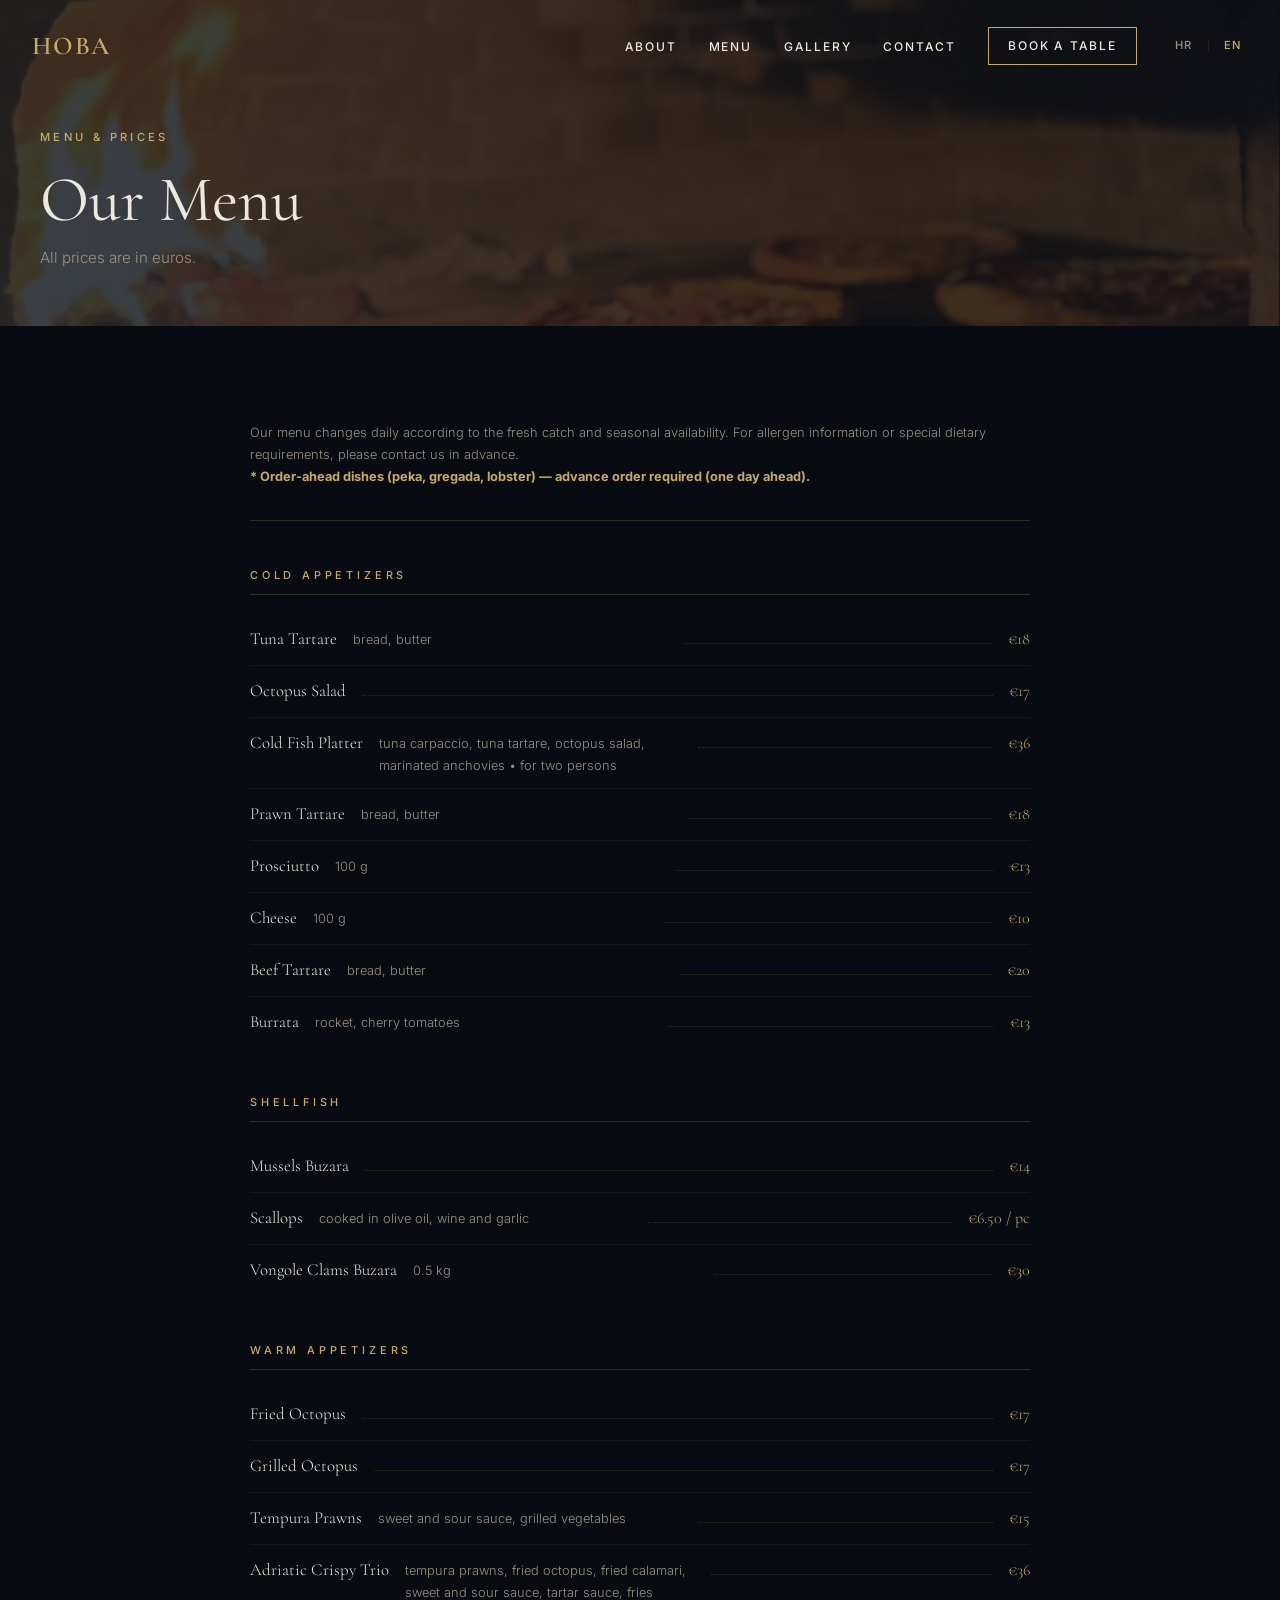
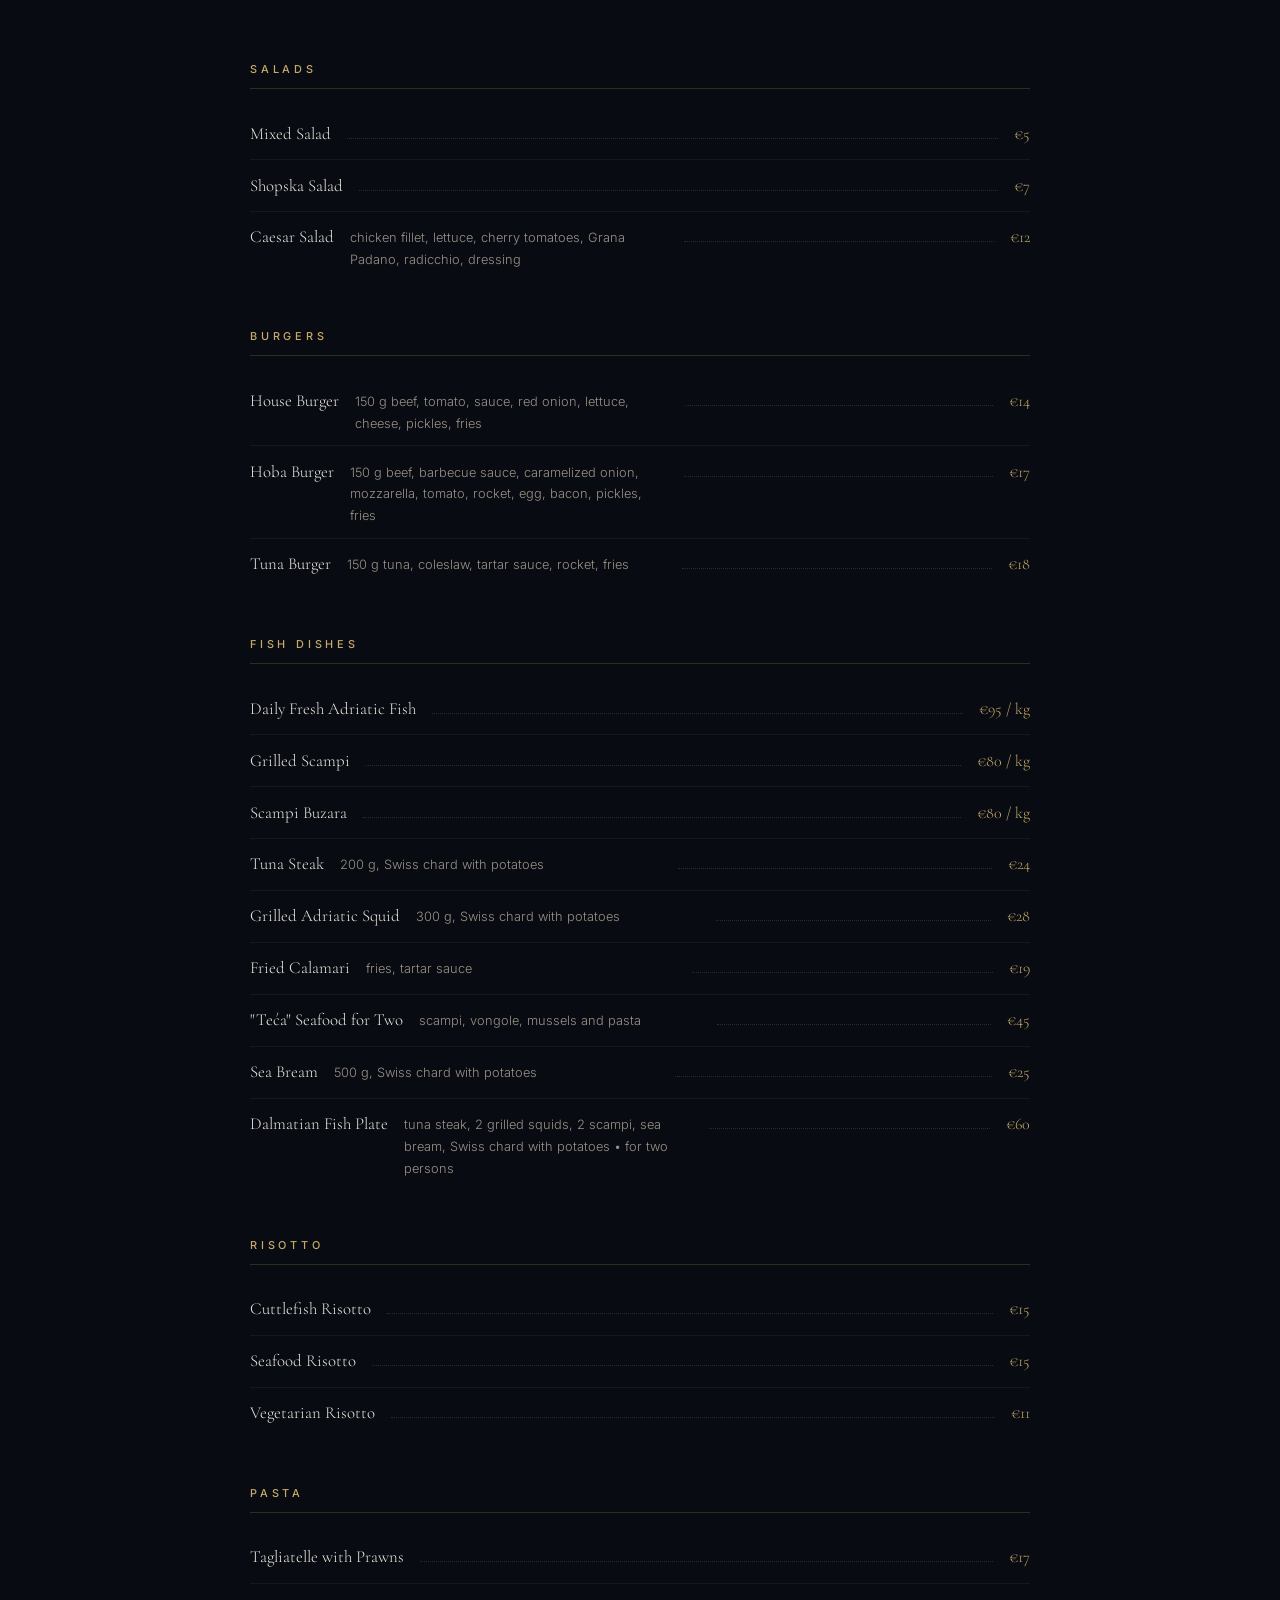
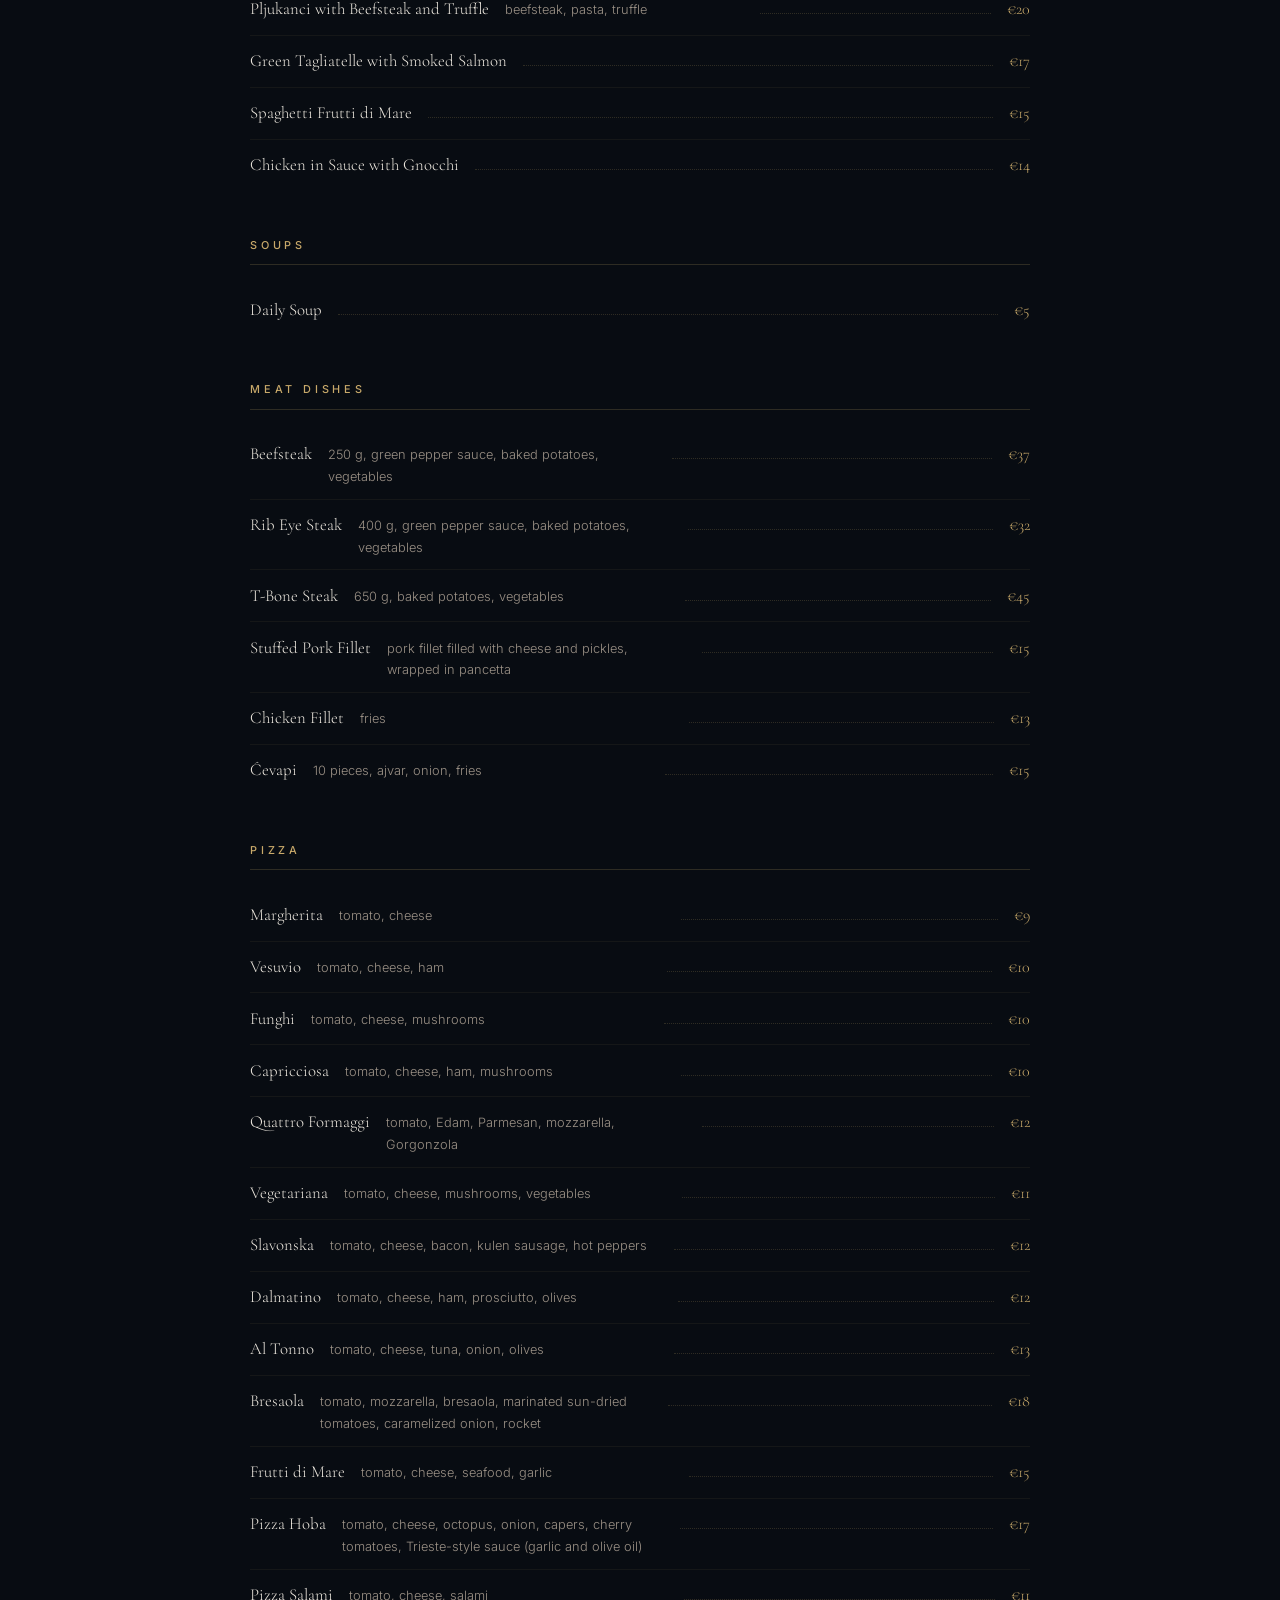
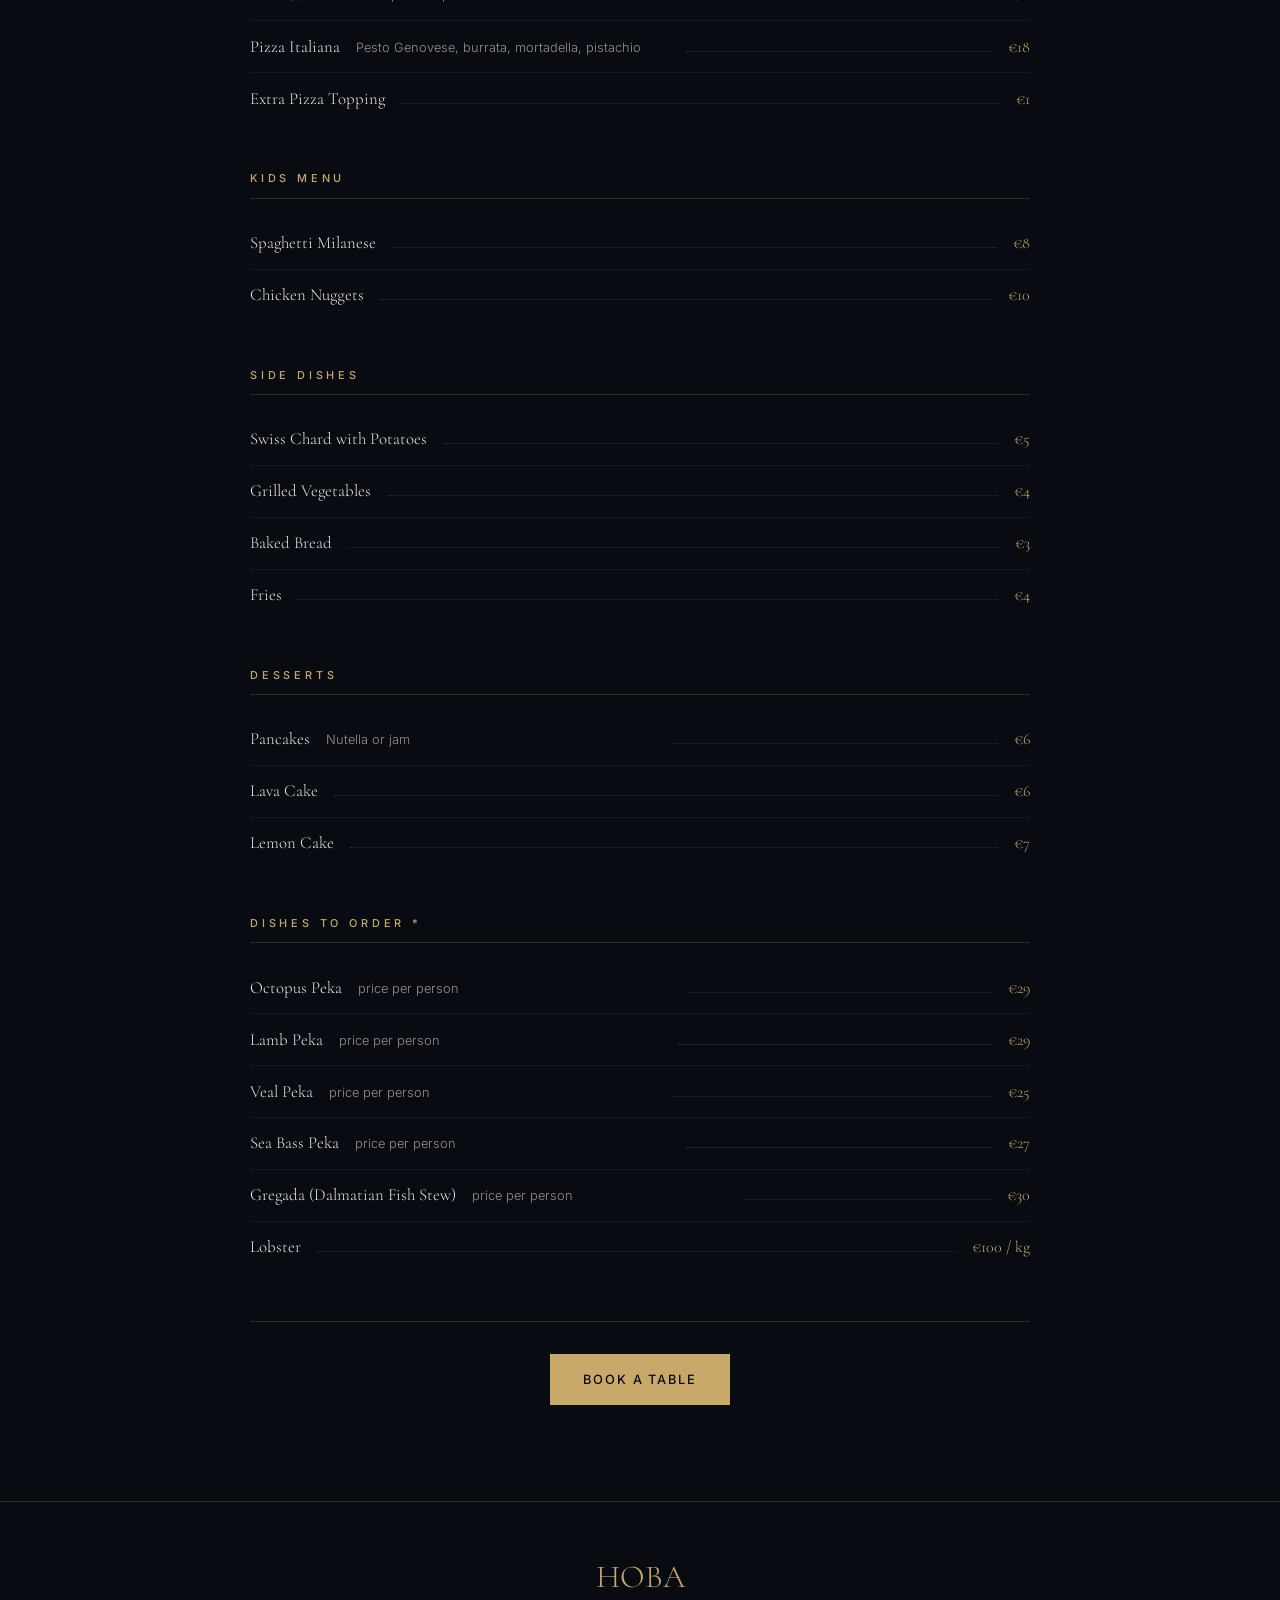
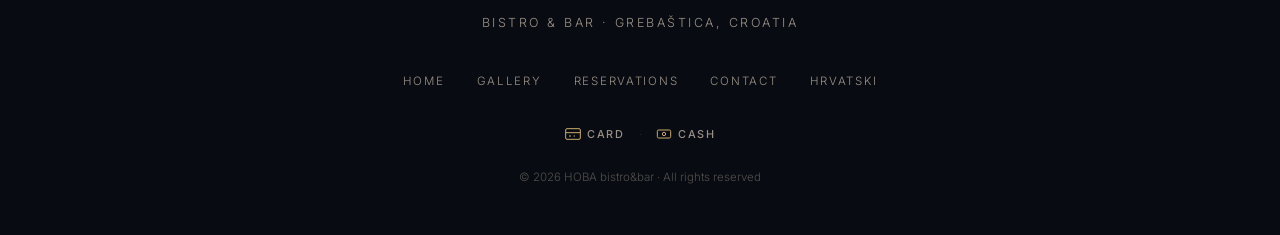
<file: en/menu.html>
﻿<!DOCTYPE html>
<html lang="en">
<head>
  <!-- Google Tag Manager -->
  <script>(function(w,d,s,l,i){w[l]=w[l]||[];w[l].push({'gtm.start':
  new Date().getTime(),event:'gtm.js'});var f=d.getElementsByTagName(s)[0],
  j=d.createElement(s),dl=l!='dataLayer'?'&l='+l:'';j.async=true;j.src=
  'https://www.googletagmanager.com/gtm.js?id='+i+dl;f.parentNode.insertBefore(j,f);
  })(window,document,'script','dataLayer','GTM-P9556CFC');</script>
  <!-- End Google Tag Manager -->

  <!-- Google Analytics -->
  <script async src="https://www.googletagmanager.com/gtag/js?id=G-6RS7W2BCBZ"></script>
  <script>
    window.dataLayer = window.dataLayer || [];
    function gtag(){dataLayer.push(arguments);}
    gtag('js', new Date());
    gtag('config', 'G-6RS7W2BCBZ');
  </script>
  <meta charset="UTF-8">
  <meta name="viewport" content="width=device-width, initial-scale=1.0">
  <title>Menu &amp; Prices — HOBA Restaurant Grebaštica | Fish, Seafood, Pizza near Šibenik Croatia</title>
  <meta name="description" content="Full menu and prices at HOBA bistro&bar in Grebaštica, 10 km from Šibenik — fresh Adriatic fish, seafood, wood-fired octopus peka, stone-oven pizza, meat and desserts.">
  <meta name="keywords" content="restaurant menu grebaštica, menu restaurant sibenik, hoba bistro menu, seafood menu croatia, fish menu dalmatia, pizza menu sibenik">

  <!-- Open Graph -->
  <meta property="og:type" content="website">
  <meta property="og:title" content="Menu & Prices — HOBA Restaurant Grebaštica, near Šibenik">
  <meta property="og:description" content="Full menu with prices: fresh Adriatic fish, seafood, stone-oven pizza, wood-fired octopus peka, meat and desserts in Grebaštica near Šibenik.">
  <meta property="og:image" content="https://hobabistro.com/images/pizza-krusna-pec-2.webp">
  <meta property="og:url" content="https://hobabistro.com/en/menu.html">
  <meta property="og:site_name" content="HOBA bistro&bar">
  <meta property="og:locale" content="en_GB">

  <meta name="geo.region" content="HR-17">
  <meta name="geo.placename" content="Grebaštica">
  <meta name="geo.position" content="43.6892;15.9103">
  <meta name="ICBM" content="43.6892, 15.9103">

  <link rel="alternate" hreflang="hr" href="https://hobabistro.com/meni.html">
  <link rel="alternate" hreflang="en" href="https://hobabistro.com/en/menu.html">
  <link rel="canonical" href="https://hobabistro.com/en/menu.html">
  <link rel="preconnect" href="https://fonts.googleapis.com">
  <link rel="preconnect" href="https://fonts.gstatic.com" crossorigin>
  <link rel="stylesheet" href="https://fonts.googleapis.com/css2?family=Cormorant+Garamond:ital,wght@0,300;0,400;0,600;0,700;1,300;1,400&family=Inter:wght@300;400;500&display=swap">
  <link rel="icon" type="image/png" href="../favicon.png">
  <link rel="stylesheet" href="../css/style.css">

  <!-- Schema.org JSON-LD -->
  <script type="application/ld+json">
  [
    {
      "@context": "https://schema.org",
      "@type": "BreadcrumbList",
      "itemListElement": [
        {"@type": "ListItem", "position": 1, "name": "Home", "item": "https://hobabistro.com/en/"},
        {"@type": "ListItem", "position": 2, "name": "Menu & Prices", "item": "https://hobabistro.com/en/menu.html"}
      ]
    },
    {
      "@context": "https://schema.org",
      "@type": "Restaurant",
      "name": "HOBA bistro&bar",
      "url": "https://hobabistro.com/",
      "hasMenu": "https://hobabistro.com/en/menu.html",
      "telephone": "+385994439530",
      "address": {
        "@type": "PostalAddress",
        "streetAddress": "Ul. Donji Banovci 65",
        "addressLocality": "Grebaštica",
        "postalCode": "22000",
        "addressCountry": "HR"
      },
      "servesCuisine": ["Mediterranean", "Seafood", "Croatian", "Dalmatian", "Pizza"],
      "priceRange": "€€"
    }
  ]
  </script>
</head>
<body>
<!-- Google Tag Manager (noscript) -->
<noscript><iframe src="https://www.googletagmanager.com/ns.html?id=GTM-P9556CFC"
height="0" width="0" style="display:none;visibility:hidden"></iframe></noscript>
<!-- End Google Tag Manager (noscript) -->

<!-- ===== NAVIGATION ===== -->
<header class="nav" role="banner">
  <a class="nav-logo" href="index.html" aria-label="HOBA bistro&bar - home">HOBA</a>
  <nav class="nav-menu" id="nav-menu" aria-label="Main navigation">
    <ul class="nav-links">
      <li><a href="index.html#about">About</a></li>
      <li><a href="menu.html" aria-current="page">Menu</a></li>
      <li><a href="index.html#gallery">Gallery</a></li>
      <li><a href="index.html#location">Contact</a></li>
      <li><a href="reservations.html" class="btn" style="padding:0.5rem 1.2rem;">Book a Table</a></li>
    </ul>
    <div class="nav-lang">
      <a href="../meni.html" lang="hr">HR</a>
      <span>|</span>
      <a href="menu.html" class="active" aria-current="page" lang="en">EN</a>
    </div>
  </nav>
  <button class="hamburger" id="hamburger" aria-label="Open menu" aria-expanded="false" aria-controls="nav-menu">
    <span></span><span></span><span></span>
  </button>
</header>
<div class="nav-backdrop" aria-hidden="true"></div>

<!-- ===== HERO ===== -->
<div class="meni-hero">
  <div class="meni-hero-content">
    <span class="section-label">Menu &amp; prices</span>
    <h1>Our Menu</h1>
    <p style="color:var(--text-muted);font-size:0.95rem;">All prices are in euros.</p>
  </div>
</div>

<!-- ===== MENU ===== -->
<section class="meni-section">
  <div class="meni-inner">

    <p class="meni-napomena">
      Our menu changes daily according to the fresh catch and seasonal availability. For allergen information or special dietary requirements, please contact us in advance.<br>
      <strong style="color:var(--gold);">* Order-ahead dishes (peka, gregada, lobster) — advance order required (one day ahead).</strong>
    </p>

    <!-- COLD APPETIZERS -->
    <div class="meni-kategorija fade-in">
      <h2 class="meni-kategorija-naziv">Cold Appetizers</h2>
      <div class="meni-red">
        <span class="meni-naziv">Tuna Tartare</span>
        <span class="meni-opis">bread, butter</span>
        <span class="meni-tocke"></span>
        <span class="meni-cijena">€18</span>
      </div>
      <div class="meni-red">
        <span class="meni-naziv">Octopus Salad</span>
        <span class="meni-tocke"></span>
        <span class="meni-cijena">€17</span>
      </div>
      <div class="meni-red">
        <span class="meni-naziv">Cold Fish Platter</span>
        <span class="meni-opis">tuna carpaccio, tuna tartare, octopus salad, marinated anchovies • for two persons</span>
        <span class="meni-tocke"></span>
        <span class="meni-cijena">€36</span>
      </div>
      <div class="meni-red">
        <span class="meni-naziv">Prawn Tartare</span>
        <span class="meni-opis">bread, butter</span>
        <span class="meni-tocke"></span>
        <span class="meni-cijena">€18</span>
      </div>
      <div class="meni-red">
        <span class="meni-naziv">Prosciutto</span>
        <span class="meni-opis">100 g</span>
        <span class="meni-tocke"></span>
        <span class="meni-cijena">€13</span>
      </div>
      <div class="meni-red">
        <span class="meni-naziv">Cheese</span>
        <span class="meni-opis">100 g</span>
        <span class="meni-tocke"></span>
        <span class="meni-cijena">€10</span>
      </div>
      <div class="meni-red">
        <span class="meni-naziv">Beef Tartare</span>
        <span class="meni-opis">bread, butter</span>
        <span class="meni-tocke"></span>
        <span class="meni-cijena">€20</span>
      </div>
      <div class="meni-red">
        <span class="meni-naziv">Burrata</span>
        <span class="meni-opis">rocket, cherry tomatoes</span>
        <span class="meni-tocke"></span>
        <span class="meni-cijena">€13</span>
      </div>
    </div>

    <!-- SHELLFISH -->
    <div class="meni-kategorija fade-in">
      <h2 class="meni-kategorija-naziv">Shellfish</h2>
      <div class="meni-red">
        <span class="meni-naziv">Mussels Buzara</span>
        <span class="meni-tocke"></span>
        <span class="meni-cijena">€14</span>
      </div>
      <div class="meni-red">
        <span class="meni-naziv">Scallops</span>
        <span class="meni-opis">cooked in olive oil, wine and garlic</span>
        <span class="meni-tocke"></span>
        <span class="meni-cijena">€6.50 / pc</span>
      </div>
      <div class="meni-red">
        <span class="meni-naziv">Vongole Clams Buzara</span>
        <span class="meni-opis">0.5 kg</span>
        <span class="meni-tocke"></span>
        <span class="meni-cijena">€30</span>
      </div>
    </div>

    <!-- WARM APPETIZERS -->
    <div class="meni-kategorija fade-in">
      <h2 class="meni-kategorija-naziv">Warm Appetizers</h2>
      <div class="meni-red">
        <span class="meni-naziv">Fried Octopus</span>
        <span class="meni-tocke"></span>
        <span class="meni-cijena">€17</span>
      </div>
      <div class="meni-red">
        <span class="meni-naziv">Grilled Octopus</span>
        <span class="meni-tocke"></span>
        <span class="meni-cijena">€17</span>
      </div>
      <div class="meni-red">
        <span class="meni-naziv">Tempura Prawns</span>
        <span class="meni-opis">sweet and sour sauce, grilled vegetables</span>
        <span class="meni-tocke"></span>
        <span class="meni-cijena">€15</span>
      </div>
      <div class="meni-red">
        <span class="meni-naziv">Adriatic Crispy Trio</span>
        <span class="meni-opis">tempura prawns, fried octopus, fried calamari, sweet and sour sauce, tartar sauce, fries</span>
        <span class="meni-tocke"></span>
        <span class="meni-cijena">€36</span>
      </div>
    </div>

    <!-- SALADS -->
    <div class="meni-kategorija fade-in">
      <h2 class="meni-kategorija-naziv">Salads</h2>
      <div class="meni-red">
        <span class="meni-naziv">Mixed Salad</span>
        <span class="meni-tocke"></span>
        <span class="meni-cijena">€5</span>
      </div>
      <div class="meni-red">
        <span class="meni-naziv">Shopska Salad</span>
        <span class="meni-tocke"></span>
        <span class="meni-cijena">€7</span>
      </div>
      <div class="meni-red">
        <span class="meni-naziv">Caesar Salad</span>
        <span class="meni-opis">chicken fillet, lettuce, cherry tomatoes, Grana Padano, radicchio, dressing</span>
        <span class="meni-tocke"></span>
        <span class="meni-cijena">€12</span>
      </div>
    </div>

    <!-- BURGERS -->
    <div class="meni-kategorija fade-in">
      <h2 class="meni-kategorija-naziv">Burgers</h2>
      <div class="meni-red">
        <span class="meni-naziv">House Burger</span>
        <span class="meni-opis">150 g beef, tomato, sauce, red onion, lettuce, cheese, pickles, fries</span>
        <span class="meni-tocke"></span>
        <span class="meni-cijena">€14</span>
      </div>
      <div class="meni-red">
        <span class="meni-naziv">Hoba Burger</span>
        <span class="meni-opis">150 g beef, barbecue sauce, caramelized onion, mozzarella, tomato, rocket, egg, bacon, pickles, fries</span>
        <span class="meni-tocke"></span>
        <span class="meni-cijena">€17</span>
      </div>
      <div class="meni-red">
        <span class="meni-naziv">Tuna Burger</span>
        <span class="meni-opis">150 g tuna, coleslaw, tartar sauce, rocket, fries</span>
        <span class="meni-tocke"></span>
        <span class="meni-cijena">€18</span>
      </div>
    </div>

    <!-- FISH DISHES -->
    <div class="meni-kategorija fade-in">
      <h2 class="meni-kategorija-naziv">Fish Dishes</h2>
      <div class="meni-red">
        <span class="meni-naziv">Daily Fresh Adriatic Fish</span>
        <span class="meni-tocke"></span>
        <span class="meni-cijena">€95 / kg</span>
      </div>
      <div class="meni-red">
        <span class="meni-naziv">Grilled Scampi</span>
        <span class="meni-tocke"></span>
        <span class="meni-cijena">€80 / kg</span>
      </div>
      <div class="meni-red">
        <span class="meni-naziv">Scampi Buzara</span>
        <span class="meni-tocke"></span>
        <span class="meni-cijena">€80 / kg</span>
      </div>
      <div class="meni-red">
        <span class="meni-naziv">Tuna Steak</span>
        <span class="meni-opis">200 g, Swiss chard with potatoes</span>
        <span class="meni-tocke"></span>
        <span class="meni-cijena">€24</span>
      </div>
      <div class="meni-red">
        <span class="meni-naziv">Grilled Adriatic Squid</span>
        <span class="meni-opis">300 g, Swiss chard with potatoes</span>
        <span class="meni-tocke"></span>
        <span class="meni-cijena">€28</span>
      </div>
      <div class="meni-red">
        <span class="meni-naziv">Fried Calamari</span>
        <span class="meni-opis">fries, tartar sauce</span>
        <span class="meni-tocke"></span>
        <span class="meni-cijena">€19</span>
      </div>
      <div class="meni-red">
        <span class="meni-naziv">"Teća" Seafood for Two</span>
        <span class="meni-opis">scampi, vongole, mussels and pasta</span>
        <span class="meni-tocke"></span>
        <span class="meni-cijena">€45</span>
      </div>
      <div class="meni-red">
        <span class="meni-naziv">Sea Bream</span>
        <span class="meni-opis">500 g, Swiss chard with potatoes</span>
        <span class="meni-tocke"></span>
        <span class="meni-cijena">€25</span>
      </div>
      <div class="meni-red">
        <span class="meni-naziv">Dalmatian Fish Plate</span>
        <span class="meni-opis">tuna steak, 2 grilled squids, 2 scampi, sea bream, Swiss chard with potatoes • for two persons</span>
        <span class="meni-tocke"></span>
        <span class="meni-cijena">€60</span>
      </div>
    </div>

    <!-- RISOTTO -->
    <div class="meni-kategorija fade-in">
      <h2 class="meni-kategorija-naziv">Risotto</h2>
      <div class="meni-red">
        <span class="meni-naziv">Cuttlefish Risotto</span>
        <span class="meni-tocke"></span>
        <span class="meni-cijena">€15</span>
      </div>
      <div class="meni-red">
        <span class="meni-naziv">Seafood Risotto</span>
        <span class="meni-tocke"></span>
        <span class="meni-cijena">€15</span>
      </div>
      <div class="meni-red">
        <span class="meni-naziv">Vegetarian Risotto</span>
        <span class="meni-tocke"></span>
        <span class="meni-cijena">€11</span>
      </div>
    </div>

    <!-- PASTA -->
    <div class="meni-kategorija fade-in">
      <h2 class="meni-kategorija-naziv">Pasta</h2>
      <div class="meni-red">
        <span class="meni-naziv">Tagliatelle with Prawns</span>
        <span class="meni-tocke"></span>
        <span class="meni-cijena">€17</span>
      </div>
      <div class="meni-red">
        <span class="meni-naziv">Pljukanci with Beefsteak and Truffle</span>
        <span class="meni-opis">beefsteak, pasta, truffle</span>
        <span class="meni-tocke"></span>
        <span class="meni-cijena">€20</span>
      </div>
      <div class="meni-red">
        <span class="meni-naziv">Green Tagliatelle with Smoked Salmon</span>
        <span class="meni-tocke"></span>
        <span class="meni-cijena">€17</span>
      </div>
      <div class="meni-red">
        <span class="meni-naziv">Spaghetti Frutti di Mare</span>
        <span class="meni-tocke"></span>
        <span class="meni-cijena">€15</span>
      </div>
      <div class="meni-red">
        <span class="meni-naziv">Chicken in Sauce with Gnocchi</span>
        <span class="meni-tocke"></span>
        <span class="meni-cijena">€14</span>
      </div>
    </div>

    <!-- SOUPS -->
    <div class="meni-kategorija fade-in">
      <h2 class="meni-kategorija-naziv">Soups</h2>
      <div class="meni-red">
        <span class="meni-naziv">Daily Soup</span>
        <span class="meni-tocke"></span>
        <span class="meni-cijena">€5</span>
      </div>
    </div>

    <!-- MEAT DISHES -->
    <div class="meni-kategorija fade-in">
      <h2 class="meni-kategorija-naziv">Meat Dishes</h2>
      <div class="meni-red">
        <span class="meni-naziv">Beefsteak</span>
        <span class="meni-opis">250 g, green pepper sauce, baked potatoes, vegetables</span>
        <span class="meni-tocke"></span>
        <span class="meni-cijena">€37</span>
      </div>
      <div class="meni-red">
        <span class="meni-naziv">Rib Eye Steak</span>
        <span class="meni-opis">400 g, green pepper sauce, baked potatoes, vegetables</span>
        <span class="meni-tocke"></span>
        <span class="meni-cijena">€32</span>
      </div>
      <div class="meni-red">
        <span class="meni-naziv">T-Bone Steak</span>
        <span class="meni-opis">650 g, baked potatoes, vegetables</span>
        <span class="meni-tocke"></span>
        <span class="meni-cijena">€45</span>
      </div>
      <div class="meni-red">
        <span class="meni-naziv">Stuffed Pork Fillet</span>
        <span class="meni-opis">pork fillet filled with cheese and pickles, wrapped in pancetta</span>
        <span class="meni-tocke"></span>
        <span class="meni-cijena">€15</span>
      </div>
      <div class="meni-red">
        <span class="meni-naziv">Chicken Fillet</span>
        <span class="meni-opis">fries</span>
        <span class="meni-tocke"></span>
        <span class="meni-cijena">€13</span>
      </div>
      <div class="meni-red">
        <span class="meni-naziv">Ćevapi</span>
        <span class="meni-opis">10 pieces, ajvar, onion, fries</span>
        <span class="meni-tocke"></span>
        <span class="meni-cijena">€15</span>
      </div>
    </div>

    <!-- PIZZA -->
    <div class="meni-kategorija fade-in">
      <h2 class="meni-kategorija-naziv">Pizza</h2>
      <div class="meni-red">
        <span class="meni-naziv">Margherita</span>
        <span class="meni-opis">tomato, cheese</span>
        <span class="meni-tocke"></span>
        <span class="meni-cijena">€9</span>
      </div>
      <div class="meni-red">
        <span class="meni-naziv">Vesuvio</span>
        <span class="meni-opis">tomato, cheese, ham</span>
        <span class="meni-tocke"></span>
        <span class="meni-cijena">€10</span>
      </div>
      <div class="meni-red">
        <span class="meni-naziv">Funghi</span>
        <span class="meni-opis">tomato, cheese, mushrooms</span>
        <span class="meni-tocke"></span>
        <span class="meni-cijena">€10</span>
      </div>
      <div class="meni-red">
        <span class="meni-naziv">Capricciosa</span>
        <span class="meni-opis">tomato, cheese, ham, mushrooms</span>
        <span class="meni-tocke"></span>
        <span class="meni-cijena">€10</span>
      </div>
      <div class="meni-red">
        <span class="meni-naziv">Quattro Formaggi</span>
        <span class="meni-opis">tomato, Edam, Parmesan, mozzarella, Gorgonzola</span>
        <span class="meni-tocke"></span>
        <span class="meni-cijena">€12</span>
      </div>
      <div class="meni-red">
        <span class="meni-naziv">Vegetariana</span>
        <span class="meni-opis">tomato, cheese, mushrooms, vegetables</span>
        <span class="meni-tocke"></span>
        <span class="meni-cijena">€11</span>
      </div>
      <div class="meni-red">
        <span class="meni-naziv">Slavonska</span>
        <span class="meni-opis">tomato, cheese, bacon, kulen sausage, hot peppers</span>
        <span class="meni-tocke"></span>
        <span class="meni-cijena">€12</span>
      </div>
      <div class="meni-red">
        <span class="meni-naziv">Dalmatino</span>
        <span class="meni-opis">tomato, cheese, ham, prosciutto, olives</span>
        <span class="meni-tocke"></span>
        <span class="meni-cijena">€12</span>
      </div>
      <div class="meni-red">
        <span class="meni-naziv">Al Tonno</span>
        <span class="meni-opis">tomato, cheese, tuna, onion, olives</span>
        <span class="meni-tocke"></span>
        <span class="meni-cijena">€13</span>
      </div>
      <div class="meni-red">
        <span class="meni-naziv">Bresaola</span>
        <span class="meni-opis">tomato, mozzarella, bresaola, marinated sun-dried tomatoes, caramelized onion, rocket</span>
        <span class="meni-tocke"></span>
        <span class="meni-cijena">€18</span>
      </div>
      <div class="meni-red">
        <span class="meni-naziv">Frutti di Mare</span>
        <span class="meni-opis">tomato, cheese, seafood, garlic</span>
        <span class="meni-tocke"></span>
        <span class="meni-cijena">€15</span>
      </div>
      <div class="meni-red">
        <span class="meni-naziv">Pizza Hoba</span>
        <span class="meni-opis">tomato, cheese, octopus, onion, capers, cherry tomatoes, Trieste-style sauce (garlic and olive oil)</span>
        <span class="meni-tocke"></span>
        <span class="meni-cijena">€17</span>
      </div>
      <div class="meni-red">
        <span class="meni-naziv">Pizza Salami</span>
        <span class="meni-opis">tomato, cheese, salami</span>
        <span class="meni-tocke"></span>
        <span class="meni-cijena">€11</span>
      </div>
      <div class="meni-red">
        <span class="meni-naziv">Pizza Italiana</span>
        <span class="meni-opis">Pesto Genovese, burrata, mortadella, pistachio</span>
        <span class="meni-tocke"></span>
        <span class="meni-cijena">€18</span>
      </div>
      <div class="meni-red">
        <span class="meni-naziv">Extra Pizza Topping</span>
        <span class="meni-tocke"></span>
        <span class="meni-cijena">€1</span>
      </div>
    </div>

    <!-- KIDS MENU -->
    <div class="meni-kategorija fade-in">
      <h2 class="meni-kategorija-naziv">Kids Menu</h2>
      <div class="meni-red">
        <span class="meni-naziv">Spaghetti Milanese</span>
        <span class="meni-tocke"></span>
        <span class="meni-cijena">€8</span>
      </div>
      <div class="meni-red">
        <span class="meni-naziv">Chicken Nuggets</span>
        <span class="meni-tocke"></span>
        <span class="meni-cijena">€10</span>
      </div>
    </div>

    <!-- SIDE DISHES -->
    <div class="meni-kategorija fade-in">
      <h2 class="meni-kategorija-naziv">Side Dishes</h2>
      <div class="meni-red"><span class="meni-naziv">Swiss Chard with Potatoes</span><span class="meni-tocke"></span><span class="meni-cijena">€5</span></div>
      <div class="meni-red"><span class="meni-naziv">Grilled Vegetables</span><span class="meni-tocke"></span><span class="meni-cijena">€4</span></div>
      <div class="meni-red"><span class="meni-naziv">Baked Bread</span><span class="meni-tocke"></span><span class="meni-cijena">€3</span></div>
      <div class="meni-red"><span class="meni-naziv">Fries</span><span class="meni-tocke"></span><span class="meni-cijena">€4</span></div>
    </div>

    <!-- DESSERTS -->
    <div class="meni-kategorija fade-in">
      <h2 class="meni-kategorija-naziv">Desserts</h2>
      <div class="meni-red">
        <span class="meni-naziv">Pancakes</span>
        <span class="meni-opis">Nutella or jam</span>
        <span class="meni-tocke"></span>
        <span class="meni-cijena">€6</span>
      </div>
      <div class="meni-red">
        <span class="meni-naziv">Lava Cake</span>
        <span class="meni-tocke"></span>
        <span class="meni-cijena">€6</span>
      </div>
      <div class="meni-red">
        <span class="meni-naziv">Lemon Cake</span>
        <span class="meni-tocke"></span>
        <span class="meni-cijena">€7</span>
      </div>
    </div>

    <!-- DISHES TO ORDER -->
    <div class="meni-kategorija fade-in">
      <h2 class="meni-kategorija-naziv">Dishes to Order *</h2>
      <div class="meni-red">
        <span class="meni-naziv">Octopus Peka</span>
        <span class="meni-opis">price per person</span>
        <span class="meni-tocke"></span>
        <span class="meni-cijena">€29</span>
      </div>
      <div class="meni-red">
        <span class="meni-naziv">Lamb Peka</span>
        <span class="meni-opis">price per person</span>
        <span class="meni-tocke"></span>
        <span class="meni-cijena">€29</span>
      </div>
      <div class="meni-red">
        <span class="meni-naziv">Veal Peka</span>
        <span class="meni-opis">price per person</span>
        <span class="meni-tocke"></span>
        <span class="meni-cijena">€25</span>
      </div>
      <div class="meni-red">
        <span class="meni-naziv">Sea Bass Peka</span>
        <span class="meni-opis">price per person</span>
        <span class="meni-tocke"></span>
        <span class="meni-cijena">€27</span>
      </div>
      <div class="meni-red">
        <span class="meni-naziv">Gregada (Dalmatian Fish Stew)</span>
        <span class="meni-opis">price per person</span>
        <span class="meni-tocke"></span>
        <span class="meni-cijena">€30</span>
      </div>
      <div class="meni-red">
        <span class="meni-naziv">Lobster</span>
        <span class="meni-tocke"></span>
        <span class="meni-cijena">€100 / kg</span>
      </div>
    </div>

    <div style="text-align:center;margin-top:3rem;padding-top:2rem;border-top:1px solid var(--border);">
      <a href="reservations.html" class="btn btn-solid">Book a Table</a>
    </div>

  </div>
</section>

<!-- ===== FOOTER ===== -->
<footer class="footer">
  <span class="footer-logo">HOBA</span>
  <p class="footer-tagline">bistro &amp; bar · Grebaštica, Croatia</p>
  <ul class="footer-links">
    <li><a href="index.html">Home</a></li>
    <li><a href="index.html#gallery">Gallery</a></li>
    <li><a href="reservations.html">Reservations</a></li>
    <li><a href="index.html#location">Contact</a></li>
    <li><a href="../meni.html">Hrvatski</a></li>
  </ul>
  <div class="footer-payment" aria-label="Payment methods">
    <span class="footer-pay-item">
      <svg width="16" height="16" fill="none" stroke="currentColor" stroke-width="1.5" viewBox="0 0 24 24" aria-hidden="true"><rect x="1" y="4" width="22" height="16" rx="2"/><path d="M1 10h22"/><path d="M6 15h3M13 15h2"/></svg>
      Card
    </span>
    <span class="footer-pay-sep" aria-hidden="true">·</span>
    <span class="footer-pay-item">
      <svg width="16" height="16" fill="none" stroke="currentColor" stroke-width="1.5" viewBox="0 0 24 24" aria-hidden="true"><rect x="2" y="6" width="20" height="12" rx="2"/><circle cx="12" cy="12" r="2.5"/><path d="M6 12h.01M18 12h.01"/></svg>
      Cash
    </span>
  </div>
  <p class="footer-copy">&copy; <span id="year"></span> HOBA bistro&amp;bar · All rights reserved</p>
</footer>

<script src="../js/main.js"></script>
<script>document.getElementById('year').textContent = new Date().getFullYear();</script>
</body>
</html>
</file>
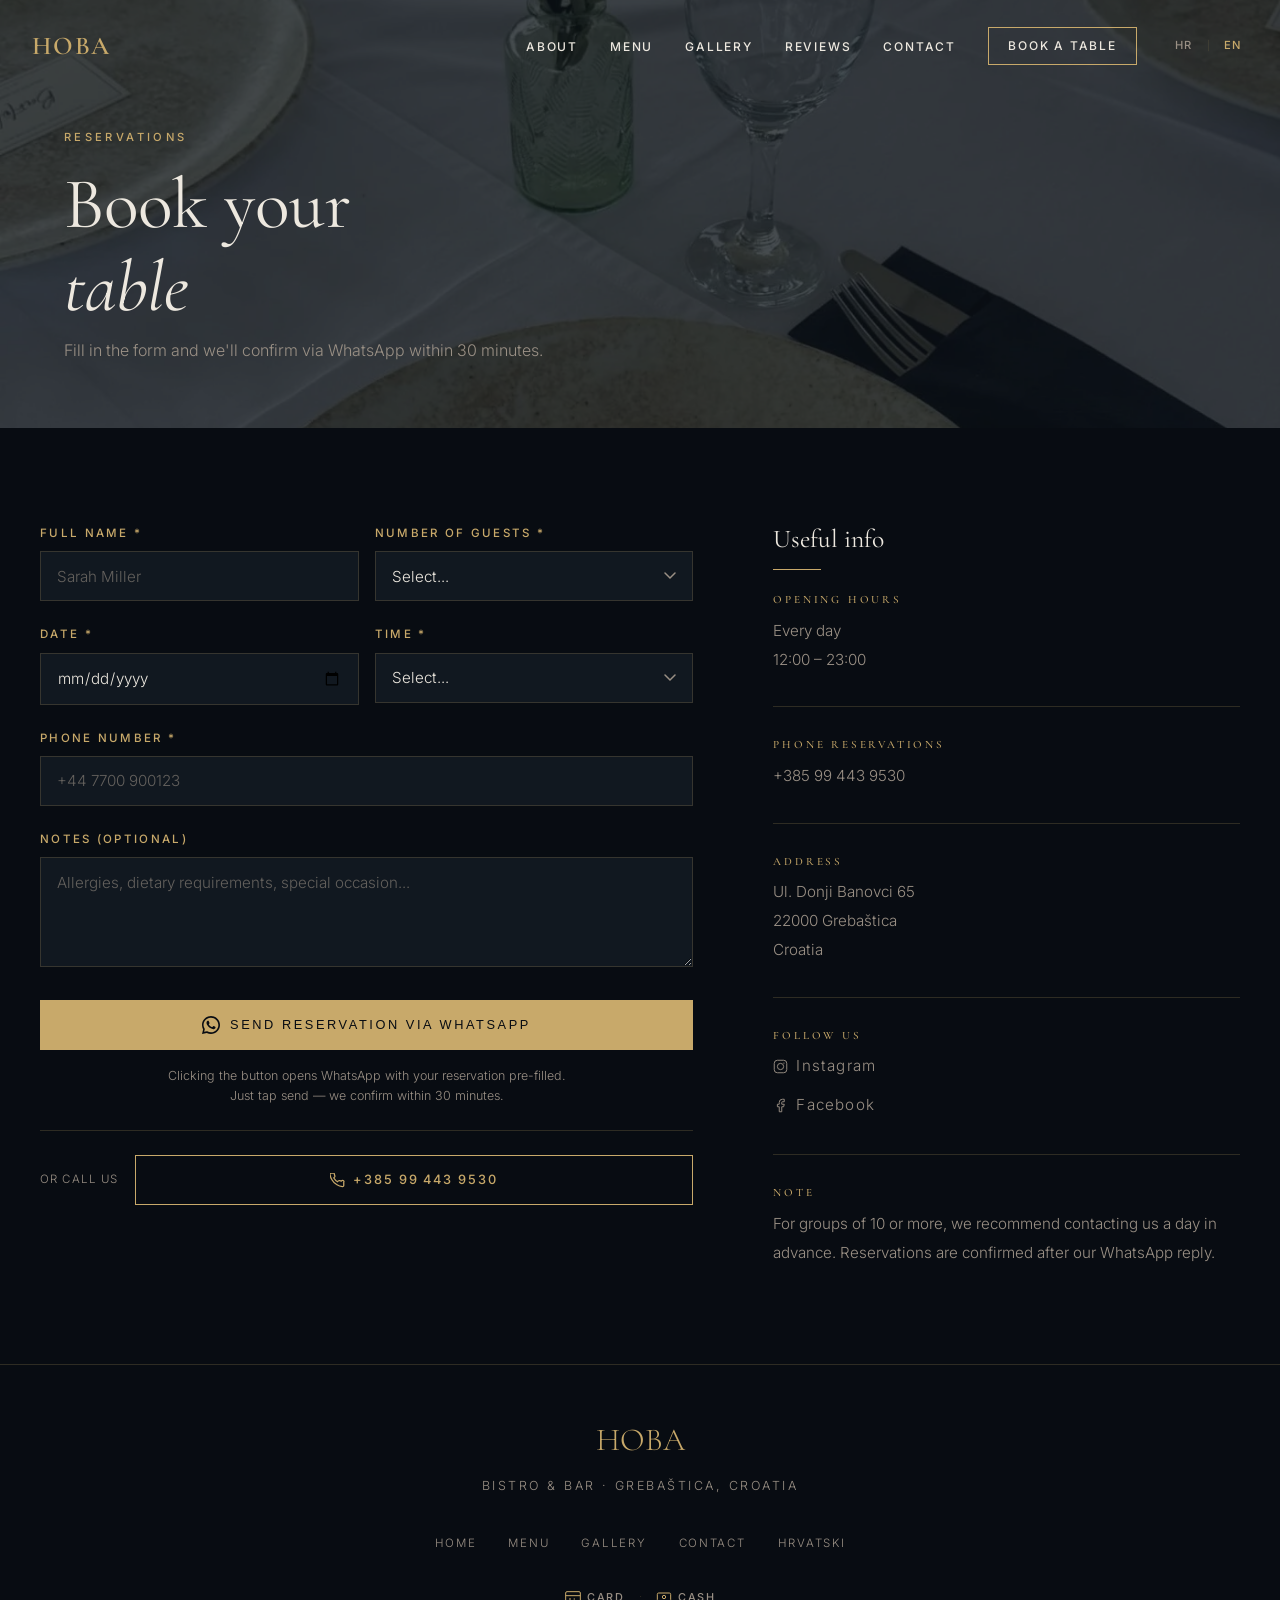
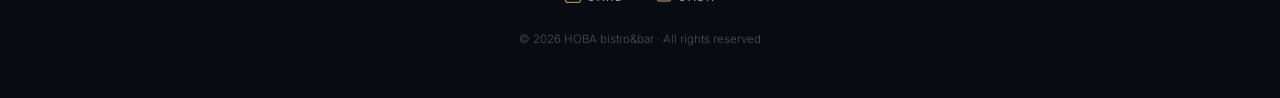
<file: en/reservations.html>
﻿<!DOCTYPE html>
<html lang="en">
<head>
  <!-- Google Tag Manager -->
  <script>(function(w,d,s,l,i){w[l]=w[l]||[];w[l].push({'gtm.start':
  new Date().getTime(),event:'gtm.js'});var f=d.getElementsByTagName(s)[0],
  j=d.createElement(s),dl=l!='dataLayer'?'&l='+l:'';j.async=true;j.src=
  'https://www.googletagmanager.com/gtm.js?id='+i+dl;f.parentNode.insertBefore(j,f);
  })(window,document,'script','dataLayer','GTM-P9556CFC');</script>
  <!-- End Google Tag Manager -->

  <!-- Google Analytics -->
  <script async src="https://www.googletagmanager.com/gtag/js?id=G-6RS7W2BCBZ"></script>
  <script>
    window.dataLayer = window.dataLayer || [];
    function gtag(){dataLayer.push(arguments);}
    gtag('js', new Date());
    gtag('config', 'G-6RS7W2BCBZ');
  </script>
  <meta charset="UTF-8">
  <meta name="viewport" content="width=device-width, initial-scale=1.0">

  <title>Book a Table — HOBA Restaurant Grebaštica | Reservations near Šibenik, Croatia</title>
  <meta name="description" content="Reserve a table at HOBA bistro&bar in Grebaštica, 10 km from Šibenik, Croatia. Fill in the online form or contact us via WhatsApp. Waterfront terrace.">
  <meta name="keywords" content="book table restaurant grebaštica, reservation restaurant sibenik, hoba bistro reservation, table by sea croatia">

  <!-- Open Graph -->
  <meta property="og:type" content="website">
  <meta property="og:title" content="Book a Table — HOBA Restaurant Grebaštica, near Šibenik">
  <meta property="og:description" content="Reserve a table at HOBA bistro&bar in Grebaštica, Croatia. Online form, WhatsApp or phone.">
  <meta property="og:image" content="https://hobabistro.com/images/pizza-krusna-pec-2.webp">
  <meta property="og:url" content="https://hobabistro.com/en/reservations.html">
  <meta property="og:site_name" content="HOBA bistro&bar">
  <meta property="og:locale" content="en_GB">

  <meta name="geo.region" content="HR-17">
  <meta name="geo.placename" content="Grebaštica">
  <meta name="geo.position" content="43.6892;15.9103">
  <meta name="ICBM" content="43.6892, 15.9103">
  <link rel="alternate" hreflang="hr" href="https://hobabistro.com/rezervacije.html">
  <link rel="alternate" hreflang="en" href="https://hobabistro.com/en/reservations.html">
  <link rel="canonical" href="https://hobabistro.com/en/reservations.html">

  <link rel="preconnect" href="https://fonts.googleapis.com">
  <link rel="preconnect" href="https://fonts.gstatic.com" crossorigin>
  <link rel="stylesheet" href="https://fonts.googleapis.com/css2?family=Cormorant+Garamond:ital,wght@0,300;0,400;0,600;0,700;1,300;1,400&family=Inter:wght@300;400;500&display=swap">
  <link rel="icon" type="image/png" href="../favicon.png">
  <link rel="stylesheet" href="../css/style.css">

  <!-- Schema.org JSON-LD -->
  <script type="application/ld+json">
  [
    {
      "@context": "https://schema.org",
      "@type": "BreadcrumbList",
      "itemListElement": [
        {"@type": "ListItem", "position": 1, "name": "Home", "item": "https://hobabistro.com/en/"},
        {"@type": "ListItem", "position": 2, "name": "Book a Table", "item": "https://hobabistro.com/en/reservations.html"}
      ]
    },
    {
      "@context": "https://schema.org",
      "@type": "Restaurant",
      "name": "HOBA bistro&bar",
      "url": "https://hobabistro.com/",
      "telephone": "+385994439530",
      "hasMap": "https://maps.google.com/?q=43.6892,15.9103",
      "address": {
        "@type": "PostalAddress",
        "streetAddress": "Ul. Donji Banovci 65",
        "addressLocality": "Grebaštica",
        "postalCode": "22000",
        "addressCountry": "HR"
      },
      "openingHoursSpecification": [
        {
          "@type": "OpeningHoursSpecification",
          "dayOfWeek": ["Monday","Tuesday","Wednesday","Thursday","Friday","Saturday","Sunday"],
          "opens": "12:00",
          "closes": "23:00"
        }
      ]
    }
  ]
  </script>
</head>
<body>
<!-- Google Tag Manager (noscript) -->
<noscript><iframe src="https://www.googletagmanager.com/ns.html?id=GTM-P9556CFC"
height="0" width="0" style="display:none;visibility:hidden"></iframe></noscript>
<!-- End Google Tag Manager (noscript) -->

<!-- ===== NAVIGATION ===== -->
<header class="nav" role="banner">
  <a class="nav-logo" href="index.html" aria-label="HOBA bistro&bar - home">HOBA</a>

  <nav class="nav-menu" id="nav-menu" aria-label="Main navigation">
    <ul class="nav-links">
      <li><a href="index.html#about">About</a></li>
      <li><a href="index.html#menu">Menu</a></li>
      <li><a href="index.html#gallery">Gallery</a></li>
      <li><a href="index.html#reviews">Reviews</a></li>
      <li><a href="index.html#location">Contact</a></li>
      <li><a href="reservations.html" class="btn" style="padding:0.5rem 1.2rem;" aria-current="page">Book a Table</a></li>
    </ul>
    <div class="nav-lang">
      <a href="../rezervacije.html" lang="hr">HR</a>
      <span>|</span>
      <a href="reservations.html" class="active" aria-current="page" lang="en">EN</a>
    </div>
  </nav>

  <button class="hamburger" id="hamburger" aria-label="Open menu" aria-expanded="false" aria-controls="nav-menu">
    <span></span><span></span><span></span>
  </button>
</header>
<div class="nav-backdrop" aria-hidden="true"></div>

<!-- ===== PAGE HERO ===== -->
<div class="page-hero">
  <div class="page-hero-content container">
    <span class="section-label">Reservations</span>
    <h1>Book your<br><em>table</em></h1>
    <p>Fill in the form and we'll confirm via WhatsApp within 30 minutes.</p>
  </div>
</div>

<!-- ===== FORM ===== -->
<section class="reservation-section">
  <div class="reservation-inner">

    <div>
      <form
        id="reservation-form"
        data-netlify="true"
        name="reservations"
        netlify-honeypot="bot-field"
        novalidate>

        <input type="hidden" name="form-name" value="reservations">
        <!-- Honeypot for spam protection -->
        <div style="display:none;" aria-hidden="true">
          <label>Don't fill this in: <input name="bot-field" tabindex="-1" autocomplete="off"></label>
        </div>

        <div class="form-row">
          <div class="form-group">
            <label for="ime">Full name *</label>
            <input type="text" id="ime" name="name" autocomplete="name" required placeholder="Sarah Miller">
            <span class="form-error">Please enter your full name</span>
          </div>
          <div class="form-group">
            <label for="gosti">Number of guests *</label>
            <select id="gosti" name="guests" required>
              <option value="" disabled selected>Select...</option>
              <option value="1">1 person</option>
              <option value="2">2 people</option>
              <option value="3">3 people</option>
              <option value="4">4 people</option>
              <option value="5">5 people</option>
              <option value="6">6 people</option>
              <option value="7">7 people</option>
              <option value="8">8 people</option>
              <option value="9">9 people</option>
              <option value="10">10 people</option>
              <option value="10+">10+ people</option>
            </select>
            <span class="form-error">Please select number of guests</span>
          </div>
        </div>

        <div class="form-row">
          <div class="form-group">
            <label for="datum">Date *</label>
            <input type="date" id="datum" name="date" required autocomplete="off">
            <span class="form-error">Please select a date</span>
          </div>
          <div class="form-group">
            <label for="vrijeme">Time *</label>
            <select id="vrijeme" name="time" required>
              <option value="" disabled selected>Select...</option>
              <option value="12:00">12:00</option>
              <option value="12:30">12:30</option>
              <option value="13:00">13:00</option>
              <option value="13:30">13:30</option>
              <option value="14:00">14:00</option>
              <option value="14:30">14:30</option>
              <option value="15:00">15:00</option>
              <option value="15:30">15:30</option>
              <option value="16:00">16:00</option>
              <option value="16:30">16:30</option>
              <option value="17:00">17:00</option>
              <option value="17:30">17:30</option>
              <option value="18:00">18:00</option>
              <option value="18:30">18:30</option>
              <option value="19:00">19:00</option>
              <option value="19:30">19:30</option>
              <option value="20:00">20:00</option>
              <option value="20:30">20:30</option>
              <option value="21:00">21:00</option>
              <option value="21:30">21:30</option>
              <option value="22:00">22:00</option>
            </select>
            <span class="form-error">Please select a time</span>
          </div>
        </div>

        <div class="form-group">
          <label for="telefon">Phone number *</label>
          <input type="tel" id="telefon" name="phone" autocomplete="tel" required placeholder="+44 7700 900123">
          <span class="form-error">Please enter your phone number</span>
        </div>

        <div class="form-group">
          <label for="napomena">Notes (optional)</label>
          <textarea id="napomena" name="notes" placeholder="Allergies, dietary requirements, special occasion..."></textarea>
        </div>

        <button type="submit" class="form-submit">
          <svg width="18" height="18" viewBox="0 0 24 24" fill="currentColor" aria-hidden="true"><path d="M17.472 14.382c-.297-.149-1.758-.867-2.03-.967-.273-.099-.471-.148-.67.15-.197.297-.767.966-.94 1.164-.173.199-.347.223-.644.075-.297-.15-1.255-.463-2.39-1.475-.883-.788-1.48-1.761-1.653-2.059-.173-.297-.018-.458.13-.606.134-.133.298-.347.446-.52.149-.174.198-.298.298-.497.099-.198.05-.371-.025-.52-.075-.149-.669-1.612-.916-2.207-.242-.579-.487-.5-.669-.51-.173-.008-.371-.01-.57-.01-.198 0-.52.074-.792.372-.272.297-1.04 1.016-1.04 2.479 0 1.462 1.065 2.875 1.213 3.074.149.198 2.096 3.2 5.077 4.487.709.306 1.262.489 1.694.625.712.227 1.36.195 1.871.118.571-.085 1.758-.719 2.006-1.413.248-.694.248-1.289.173-1.413-.074-.124-.272-.198-.57-.347z"/><path d="M12 0C5.373 0 0 5.373 0 12c0 2.118.549 4.107 1.508 5.84L0 24l6.335-1.485A11.945 11.945 0 0012 24c6.627 0 12-5.373 12-12S18.627 0 12 0zm0 21.818a9.818 9.818 0 01-5.009-1.376l-.36-.213-3.755.879.897-3.662-.234-.374A9.818 9.818 0 0112 2.182c5.426 0 9.818 4.392 9.818 9.818 0 5.426-4.392 9.818-9.818 9.818z"/></svg>
          Send Reservation via WhatsApp
        </button>
        <p class="form-note">Clicking the button opens WhatsApp with your reservation pre-filled.<br>Just tap send — we confirm within 30 minutes.</p>

        <div style="display:flex;align-items:center;gap:1rem;margin-top:1.5rem;padding-top:1.5rem;border-top:1px solid var(--border);">
          <span style="font-size:0.72rem;letter-spacing:0.1em;text-transform:uppercase;color:var(--text-muted);white-space:nowrap;">or call us</span>
          <a href="tel:+385994439530" class="btn" style="flex:1;text-align:center;display:flex;align-items:center;justify-content:center;gap:0.5rem;">
            <svg width="15" height="15" fill="none" stroke="currentColor" stroke-width="2" viewBox="0 0 24 24" aria-hidden="true"><path d="M22 16.92v3a2 2 0 01-2.18 2 19.79 19.79 0 01-8.63-3.07A19.5 19.5 0 013.07 10.8a19.79 19.79 0 01-3.07-8.67A2 2 0 012 0h3a2 2 0 012 1.72c.127.96.361 1.903.7 2.81a2 2 0 01-.45 2.11L6.09 7.91a16 16 0 006 6l1.27-1.27a2 2 0 012.11-.45c.907.339 1.85.573 2.81.7A2 2 0 0122 14.92v2z"/></svg>
            +385 99 443 9530
          </a>
        </div>
      </form>
    </div>

    <div class="reservation-info fade-in">
      <h3>Useful info</h3>
      <div class="divider"></div>

      <div class="info-block-res">
        <h4>Opening hours</h4>
        <!-- Update with actual hours -->
      
        <p>Every day<br>12:00 – 23:00</p>
      </div>

      <div class="info-block-res">
        <h4>Phone reservations</h4>
        <!-- Update with actual phone number -->
        <p><a href="tel:+385994439530">+385 99 443 9530</a></p>
      </div>

      <div class="info-block-res">
        <h4>Address</h4>
        <p>Ul. Donji Banovci 65<br>22000 Grebaštica<br>Croatia</p>
      </div>

      <div class="info-block-res">
        <h4>Follow us</h4>
        <p>
          <a href="https://www.instagram.com/hoba_bistrobar/" target="_blank" rel="noopener" class="social-link">
            <svg width="15" height="15" fill="none" stroke="currentColor" stroke-width="1.5" viewBox="0 0 24 24" aria-hidden="true"><rect x="2" y="2" width="20" height="20" rx="5"/><circle cx="12" cy="12" r="5"/><circle cx="17.5" cy="6.5" r="1" fill="currentColor" stroke="none"/></svg>
            Instagram
          </a><br>
          <a href="https://www.facebook.com/profile.php?id=100093039376318" target="_blank" rel="noopener" class="social-link" style="margin-top:0.4rem;">
            <svg width="15" height="15" fill="none" stroke="currentColor" stroke-width="1.5" viewBox="0 0 24 24" aria-hidden="true"><path d="M18 2h-3a5 5 0 00-5 5v3H7v4h3v8h4v-8h3l1-4h-4V7a1 1 0 011-1h3z"/></svg>
            Facebook
          </a>
        </p>
      </div>

      <div class="info-block-res">
        <h4>Note</h4>
        <p>For groups of 10 or more, we recommend contacting us a day in advance. Reservations are confirmed after our WhatsApp reply.</p>
      </div>
    </div>
  </div>
</section>

<!-- ===== FOOTER ===== -->
<footer class="footer">
  <span class="footer-logo">HOBA</span>
  <p class="footer-tagline">bistro &amp; bar · Grebaštica, Croatia</p>
  <ul class="footer-links">
    <li><a href="/en/">Home</a></li>
    <li><a href="index.html#menu">Menu</a></li>
    <li><a href="index.html#gallery">Gallery</a></li>
    <li><a href="index.html#location">Contact</a></li>
    <li><a href="../rezervacije.html">Hrvatski</a></li>
  </ul>
  <div class="footer-payment" aria-label="Payment methods">
    <span class="footer-pay-item">
      <svg width="16" height="16" fill="none" stroke="currentColor" stroke-width="1.5" viewBox="0 0 24 24" aria-hidden="true"><rect x="1" y="4" width="22" height="16" rx="2"/><path d="M1 10h22"/><path d="M6 15h3M13 15h2"/></svg>
      Card
    </span>
    <span class="footer-pay-sep" aria-hidden="true">·</span>
    <span class="footer-pay-item">
      <svg width="16" height="16" fill="none" stroke="currentColor" stroke-width="1.5" viewBox="0 0 24 24" aria-hidden="true"><rect x="2" y="6" width="20" height="12" rx="2"/><circle cx="12" cy="12" r="2.5"/><path d="M6 12h.01M18 12h.01"/></svg>
      Cash
    </span>
  </div>
  <p class="footer-copy">&copy; <span id="year"></span> HOBA bistro&amp;bar · All rights reserved</p>
</footer>

<script src="../js/main.js"></script>
<script>document.getElementById('year').textContent = new Date().getFullYear();</script>
</body>
</html>
</file>
<file: css/style.css>
/* ===== FONTS loaded via <link> in HTML for better PageSpeed ===== */

/* ===== CUSTOM PROPERTIES ===== */
:root {
  --bg: #080c12;
  --bg-alt: #0d1219;
  --bg-card: #111820;
  --gold: #c8a96a;
  --gold-light: #dfc08a;
  --text: #ede8df;
  --text-muted: #9a9085;
  --olive: #6b7c5a;
  --terracotta: #a05c3b;
  --border: rgba(200, 169, 106, 0.2);

  --font-serif: 'Cormorant Garamond', Georgia, serif;
  --font-sans: 'Inter', system-ui, sans-serif;

  --max-w: 1200px;
  --section-pad: 6rem 1.5rem;
  --transition: 0.35s ease;
}

/* ===== RESET ===== */
*, *::before, *::after { box-sizing: border-box; margin: 0; padding: 0; }

html {
  scroll-behavior: smooth;
  font-size: 16px;
}

body {
  background: var(--bg);
  color: var(--text);
  font-family: var(--font-sans);
  font-weight: 300;
  line-height: 1.7;
  -webkit-font-smoothing: antialiased;
}

img {
  display: block;
  max-width: 100%;
  height: auto;
}

a { color: inherit; text-decoration: none; }

/* ===== TYPOGRAPHY ===== */
h1, h2, h3, h4 {
  font-family: var(--font-serif);
  font-weight: 400;
  line-height: 1.15;
}

.section-label {
  display: block;
  font-family: var(--font-sans);
  font-size: 0.7rem;
  font-weight: 500;
  letter-spacing: 0.3em;
  text-transform: uppercase;
  color: var(--gold);
  margin-bottom: 1rem;
}

.section-title {
  font-size: clamp(2rem, 5vw, 3.2rem);
  color: var(--text);
  margin-bottom: 1.5rem;
}

.section-subtitle {
  font-size: 1.05rem;
  color: var(--text-muted);
  max-width: 540px;
  line-height: 1.8;
}

/* ===== LAYOUT ===== */
.container {
  max-width: var(--max-w);
  margin: 0 auto;
  padding: 0 1.5rem;
}

section { padding: var(--section-pad); }

/* ===== FADE-IN ANIMATION ===== */
.fade-in {
  opacity: 0;
  transform: translateY(30px);
  transition: opacity 0.7s ease, transform 0.7s ease;
}

.fade-in.visible {
  opacity: 1;
  transform: translateY(0);
}

.fade-in-delay-1 { transition-delay: 0.1s; }
.fade-in-delay-2 { transition-delay: 0.2s; }
.fade-in-delay-3 { transition-delay: 0.3s; }
.fade-in-delay-4 { transition-delay: 0.4s; }

/* ===== BUTTON ===== */
.btn {
  display: inline-block;
  padding: 0.85rem 2rem;
  font-family: var(--font-sans);
  font-size: 0.8rem;
  font-weight: 500;
  letter-spacing: 0.15em;
  text-transform: uppercase;
  border: 1px solid var(--gold);
  color: var(--gold);
  background: transparent;
  cursor: pointer;
  transition: background var(--transition), color var(--transition);
}

.btn:hover {
  background: var(--gold);
  color: var(--bg);
}

.btn-solid {
  background: var(--gold);
  color: var(--bg);
}

.btn-solid:hover {
  background: var(--gold-light);
  border-color: var(--gold-light);
}

/* ===== DIVIDER ===== */
.divider {
  width: 48px;
  height: 1px;
  background: var(--gold);
  margin: 1.5rem 0;
}

/* ===== NAVIGATION ===== */
.nav {
  position: fixed;
  top: 0;
  left: 0;
  right: 0;
  z-index: 1000;
  padding: 1.5rem 2rem;
  display: flex;
  align-items: center;
  justify-content: space-between;
  transition: background var(--transition), padding var(--transition), backdrop-filter var(--transition);
}

.nav.scrolled {
  background: rgba(8, 12, 18, 0.96);
}

.nav-logo {
  font-family: var(--font-serif);
  font-size: 1.6rem;
  font-weight: 600;
  color: var(--gold);
  letter-spacing: 0.05em;
}

.nav-links {
  display: flex;
  align-items: center;
  gap: 2rem;
  list-style: none;
}

.nav-links a {
  font-size: 0.75rem;
  font-weight: 500;
  letter-spacing: 0.15em;
  text-transform: uppercase;
  color: var(--text);
  transition: color var(--transition);
}

.nav-links a:hover { color: var(--gold); }

.nav-lang {
  display: flex;
  gap: 0.5rem;
  align-items: center;
}

.nav-lang a {
  font-size: 0.7rem;
  font-weight: 500;
  letter-spacing: 0.1em;
  text-transform: uppercase;
  color: var(--text-muted);
  transition: color var(--transition);
  padding: 0.2rem 0.4rem;
}

.nav-lang a:hover,
.nav-lang a.active { color: var(--gold); }

.nav-lang span { color: var(--border); font-size: 0.6rem; }

.nav-menu {
  display: flex;
  align-items: center;
  gap: 2rem;
}

.hamburger {
  display: none;
  flex-direction: column;
  gap: 5px;
  cursor: pointer;
  padding: 4px;
  background: none;
  border: none;
  position: relative;
  z-index: 1001;
}

.hamburger span {
  display: block;
  width: 24px;
  height: 1.5px;
  background: var(--text);
  transition: all var(--transition);
}

.hamburger.open span:nth-child(1) { transform: rotate(45deg) translate(5px, 5px); }
.hamburger.open span:nth-child(2) { opacity: 0; }
.hamburger.open span:nth-child(3) { transform: rotate(-45deg) translate(5px, -5px); }

@media (max-width: 768px) {
  .hamburger {
    display: flex;
    position: fixed;
    top: 1.1rem;
    right: 1rem;
    z-index: 10000;
  }

  .nav-menu {
    position: fixed;
    top: 0;
    right: 0;
    bottom: 0;
    width: 76%;
    max-width: 320px;
    background: rgba(8, 12, 18, 0.99);
    backdrop-filter: blur(12px);
    display: flex;
    flex-direction: column;
    align-items: flex-start;
    justify-content: center;
    gap: 0;
    padding: 5rem 2.5rem 3rem;
    transform: translateX(100%);
    transition: transform 0.3s cubic-bezier(0.4, 0, 0.2, 1);
    z-index: 9999;
    overflow-y: auto;
    overscroll-behavior: contain;
  }

  .nav-menu.open { transform: translateX(0); }

  .nav-links {
    flex-direction: column;
    align-items: flex-start;
    gap: 1.5rem;
    width: 100%;
  }

  .nav-links a {
    font-size: 1rem;
    letter-spacing: 0.15em;
  }

  .nav-lang {
    margin-top: 2.5rem;
    padding-top: 2rem;
    border-top: 1px solid var(--border);
    width: 100%;
    gap: 0.75rem;
  }
}

.nav-backdrop {
  position: fixed;
  inset: 0;
  background: rgba(0, 0, 0, 0.55);
  z-index: 9998;
  opacity: 0;
  pointer-events: none;
  transition: opacity 0.3s ease;
}

/* ===== HERO ===== */
.hero {
  position: relative;
  height: 100vh;
  min-height: 600px;
  display: flex;
  align-items: center;
  justify-content: center;
  text-align: center;
  overflow: hidden;
}

.hero-bg {
  position: absolute;
  inset: 0;
  background-image: url('../images/pizza-krusna-pec-2.webp');
  background-size: cover;
  background-position: center;
  transform: scale(1.05);
  transition: transform 8s ease;
  will-change: transform;
}

.hero-bg.loaded { transform: scale(1); }

.hero-overlay {
  position: absolute;
  inset: 0;
  background: linear-gradient(
    to bottom,
    rgba(8, 12, 18, 0.5) 0%,
    rgba(8, 12, 18, 0.65) 50%,
    rgba(8, 12, 18, 0.85) 100%
  );
}

.hero-content {
  position: relative;
  z-index: 2;
  padding: 0 1.5rem;
}

.hero-eyebrow {
  font-family: var(--font-sans);
  font-size: 0.7rem;
  font-weight: 500;
  letter-spacing: 0.4em;
  text-transform: uppercase;
  color: var(--gold);
  margin-bottom: 1.5rem;
  opacity: 0;
  animation: fadeUp 0.9s ease 0.3s forwards;
}

.hero-title {
  font-family: var(--font-serif);
  font-size: clamp(5rem, 15vw, 10rem);
  font-weight: 300;
  color: var(--text);
  line-height: 0.9;
  letter-spacing: 0.02em;
  opacity: 0;
  animation: fadeUp 0.9s ease 0.5s forwards;
}

.hero-subtitle {
  font-family: var(--font-serif);
  font-size: clamp(0.95rem, 2vw, 1.15rem);
  font-style: italic;
  color: var(--text-muted);
  margin-top: 1rem;
  margin-bottom: 2.5rem;
  letter-spacing: 0.05em;
  opacity: 0;
  animation: fadeUp 0.9s ease 0.7s forwards;
}

.hero-ctas {
  display: flex;
  gap: 1rem;
  justify-content: center;
  flex-wrap: wrap;
  opacity: 0;
  animation: fadeUp 0.9s ease 0.9s forwards;
}

.hero-scroll {
  position: absolute;
  bottom: 2rem;
  left: 50%;
  transform: translateX(-50%);
  z-index: 2;
  display: flex;
  flex-direction: column;
  align-items: center;
  gap: 0.5rem;
  opacity: 0;
  animation: fadeIn 1s ease 1.5s forwards;
}

.hero-scroll span {
  font-size: 0.6rem;
  letter-spacing: 0.3em;
  text-transform: uppercase;
  color: var(--text-muted);
}

.scroll-line {
  width: 1px;
  height: 48px;
  background: linear-gradient(to bottom, var(--gold), transparent);
  animation: scrollPulse 2s ease infinite;
}

@keyframes fadeUp {
  from { opacity: 0; transform: translateY(24px); }
  to { opacity: 1; transform: translateY(0); }
}

@keyframes fadeIn {
  to { opacity: 1; }
}

@keyframes scrollPulse {
  0%, 100% { opacity: 1; }
  50% { opacity: 0.3; }
}

/* ===== O NAMA / ABOUT ===== */
.about {
  background: var(--bg-alt);
}

.about-inner {
  display: grid;
  grid-template-columns: 1fr 1fr;
  gap: 5rem;
  align-items: center;
}

.about-image {
  position: relative;
}

.about-image img {
  width: 100%;
  aspect-ratio: 4/5;
  object-fit: cover;
}

.about-image::before {
  content: '';
  position: absolute;
  inset: -12px 12px 12px -12px;
  border: 1px solid var(--border);
  z-index: -1;
}

.about-text p {
  color: var(--text-muted);
  margin-bottom: 1.2rem;
  font-size: 1.02rem;
}

.about-stats {
  display: flex;
  gap: 2.5rem;
  margin-top: 2.5rem;
  padding-top: 2.5rem;
  border-top: 1px solid var(--border);
}

.stat-number {
  font-family: var(--font-serif);
  font-size: 2.5rem;
  color: var(--gold);
  display: block;
  line-height: 1;
}

.stat-label {
  font-size: 0.75rem;
  letter-spacing: 0.1em;
  text-transform: uppercase;
  color: var(--text-muted);
  margin-top: 0.4rem;
  display: block;
}

@media (max-width: 900px) {
  .about-inner { grid-template-columns: 1fr; gap: 3rem; }
}

/* ===== MENI / MENU ===== */
.menu { background: var(--bg); }

.menu-header { text-align: center; margin-bottom: 4rem; }
.menu-header .section-subtitle { margin: 0 auto; }

.menu-grid {
  display: grid;
  grid-template-columns: repeat(auto-fit, minmax(260px, 1fr));
  gap: 2px;
}

.menu-card {
  position: relative;
  overflow: hidden;
  background: var(--bg-card);
  cursor: pointer;
}

.menu-card-image {
  width: 100%;
  aspect-ratio: 3/4;
  object-fit: cover;
  transition: transform 0.6s ease;
}

.menu-card:hover .menu-card-image { transform: scale(1.06); }

.menu-card-info {
  position: absolute;
  bottom: 0;
  left: 0;
  right: 0;
  padding: 2rem 1.5rem 1.5rem;
  background: linear-gradient(to top, rgba(8,12,18,0.97) 0%, transparent 100%);
}

.menu-card-name {
  font-family: var(--font-serif);
  font-size: 1.4rem;
  color: var(--text);
  margin-bottom: 0.4rem;
}

.menu-card-desc {
  font-size: 0.82rem;
  color: var(--text-muted);
  margin-bottom: 0.8rem;
}

.menu-card-price {
  font-family: var(--font-serif);
  font-size: 1.1rem;
  color: var(--gold);
}

/* ===== CAROUSEL ===== */
.menu-carousel,
.reviews-carousel {
  display: flex;
  align-items: center;
  gap: 1.2rem;
  padding: 0 1.5rem;
}

.carousel-viewport {
  overflow: hidden;
  flex: 1;
  min-width: 0;
  touch-action: pan-y;
  overscroll-behavior-x: none;
}

.carousel-track {
  display: flex;
  transition: transform 0.3s cubic-bezier(0.25, 0.46, 0.45, 0.94);
  will-change: transform;
}

.carousel-slide {
  flex: 0 0 calc(100% / 3);
  padding: 0 3px;
  box-sizing: border-box;
}

.carousel-btn {
  flex-shrink: 0;
  width: 48px;
  height: 48px;
  border: 1px solid var(--border);
  background: transparent;
  color: var(--text);
  cursor: pointer;
  display: flex;
  align-items: center;
  justify-content: center;
  transition: all var(--transition);
}

.carousel-btn:hover {
  background: var(--gold);
  color: var(--bg);
  border-color: var(--gold);
}

.carousel-dots {
  display: flex;
  justify-content: center;
  gap: 0.5rem;
  margin-top: 1.5rem;
}

.carousel-dot {
  width: 6px;
  height: 6px;
  border-radius: 50%;
  background: var(--border);
  border: none;
  cursor: pointer;
  transition: background var(--transition), transform var(--transition);
  padding: 0;
}

.carousel-dot.active {
  background: var(--gold);
  transform: scale(1.4);
}

.menu-cta {
  text-align: center;
  padding: 2.5rem 1.5rem 0;
}

@media (max-width: 768px) {
  .carousel-slide { flex: 0 0 100%; }
  .menu-carousel,
  .reviews-carousel { gap: 0.5rem; padding: 0 0.25rem; }
  .carousel-btn { width: 40px; height: 40px; }
  .menu-carousel .carousel-slide {
    flex: 0 0 78vw;
    padding: 0 6px;
    transition: opacity 0.3s ease, filter 0.3s ease, transform 0.3s ease;
    transform-origin: center center;
  }
}

/* ===== GALERIJA / GALLERY ===== */
.gallery { background: var(--bg-alt); }

.gallery-header { text-align: center; margin-bottom: 3rem; }

.gallery-grid {
  columns: 3 280px;
  column-gap: 6px;
}

.gallery-item {
  break-inside: avoid;
  margin-bottom: 6px;
  overflow: hidden;
  cursor: pointer;
  position: relative;
}

.gallery-item img {
  width: 100%;
  display: block;
  transition: transform 0.5s ease;
}

.gallery-item:hover img { transform: scale(1.04); }

.gallery-item-overlay {
  position: absolute;
  inset: 0;
  background: rgba(8, 12, 18, 0);
  transition: background var(--transition);
  display: flex;
  align-items: center;
  justify-content: center;
}

.gallery-item:hover .gallery-item-overlay { background: rgba(8, 12, 18, 0.35); }

.gallery-item-overlay svg {
  opacity: 0;
  transition: opacity var(--transition);
  color: var(--gold);
}

.gallery-item:hover .gallery-item-overlay svg { opacity: 1; }

/* ===== LIGHTBOX ===== */
.lightbox {
  display: none;
  position: fixed;
  inset: 0;
  z-index: 9999;
  background: rgba(8, 12, 18, 0.97);
  align-items: center;
  justify-content: center;
}

.lightbox.open { display: flex; }

.lightbox-img {
  max-width: 90vw;
  max-height: 88vh;
  object-fit: contain;
}

.lightbox-close {
  position: absolute;
  top: 1.5rem;
  right: 1.5rem;
  background: none;
  border: none;
  color: var(--text);
  font-size: 2rem;
  cursor: pointer;
  line-height: 1;
  padding: 0.5rem;
  transition: color var(--transition);
}

.lightbox-close:hover { color: var(--gold); }

.lightbox-prev,
.lightbox-next {
  position: absolute;
  top: 50%;
  transform: translateY(-50%);
  background: rgba(8, 12, 18, 0.6);
  border: 1px solid var(--border);
  color: var(--text);
  width: 3rem;
  height: 3rem;
  display: flex;
  align-items: center;
  justify-content: center;
  cursor: pointer;
  transition: background var(--transition), color var(--transition);
  font-size: 1.2rem;
}

.lightbox-prev { left: 1rem; }
.lightbox-next { right: 1rem; }

.lightbox-prev:hover,
.lightbox-next:hover { background: var(--gold); color: var(--bg); }

.lightbox-caption {
  position: absolute;
  bottom: 0;
  left: 0;
  right: 0;
  padding: 2rem 4rem 1.5rem;
  background: linear-gradient(to top, rgba(8,12,18,0.96) 0%, transparent 100%);
  text-align: center;
  pointer-events: none;
}

.lightbox-caption-name {
  font-family: var(--font-serif);
  font-size: 1.5rem;
  color: var(--text);
  margin-bottom: 0.3rem;
}

.lightbox-caption-desc {
  font-size: 0.85rem;
  color: var(--text-muted);
  margin-bottom: 0.4rem;
}

.lightbox-caption-price {
  font-family: var(--font-serif);
  font-size: 1.1rem;
  color: var(--gold);
}

/* ===== RECENZIJE / REVIEWS ===== */
.reviews { background: var(--bg); }

.reviews-header { text-align: center; margin-bottom: 4rem; }

.reviews-rating {
  margin-top: 1.2rem;
  display: flex;
  align-items: center;
  justify-content: center;
  gap: 0.6rem;
}

.reviews-rating .rating-stars {
  font-size: 1.1rem;
  color: var(--gold);
  letter-spacing: 0.12em;
}

.reviews-rating .rating-label {
  font-size: 0.72rem;
  letter-spacing: 0.12em;
  text-transform: uppercase;
  color: var(--text-muted);
}

.rating-badge {
  display: inline-flex;
  align-items: center;
  gap: 0.6rem;
  background: var(--bg-card);
  border: 1px solid var(--border);
  padding: 0.6rem 1.2rem;
  margin-bottom: 1.5rem;
}

.rating-number {
  font-family: var(--font-serif);
  font-size: 1.8rem;
  color: var(--gold);
  line-height: 1;
}

.rating-stars {
  color: var(--gold);
  font-size: 0.9rem;
  letter-spacing: 0.1em;
}

.rating-source {
  font-size: 0.72rem;
  letter-spacing: 0.1em;
  text-transform: uppercase;
  color: var(--text-muted);
}

.reviews-grid {
  display: grid;
  grid-template-columns: repeat(auto-fit, minmax(280px, 1fr));
  gap: 2rem;
}

.review-card {
  background: var(--bg-card);
  border: 1px solid var(--border);
  padding: 2rem;
}

.review-quote {
  font-family: var(--font-serif);
  font-size: 1.1rem;
  font-style: italic;
  color: var(--text);
  line-height: 1.7;
  margin-bottom: 1.5rem;
}

.review-quote::before { content: '\201C'; color: var(--gold); font-size: 1.5rem; }

.review-author {
  font-size: 0.78rem;
  letter-spacing: 0.1em;
  text-transform: uppercase;
  color: var(--text-muted);
}

/* ===== LOKACIJA / LOCATION ===== */
.location { background: var(--bg-alt); }

.location-inner {
  display: grid;
  grid-template-columns: 1fr 1fr;
  gap: 4rem;
  align-items: start;
}

.location-map {
  width: 100%;
  aspect-ratio: 4/3;
  border: 0;
  display: block;
  filter: grayscale(30%) contrast(1.1);
}

.location-info { padding-top: 0.5rem; }

.info-block {
  margin-bottom: 2rem;
  padding-bottom: 2rem;
  border-bottom: 1px solid var(--border);
}

.info-block:last-child { border-bottom: none; margin-bottom: 0; padding-bottom: 0; }

.info-block-cta { text-align: center; }
.info-block .btn-solid { color: var(--bg); }

.info-block h4 {
  font-family: var(--font-sans);
  font-size: 0.7rem;
  font-weight: 500;
  letter-spacing: 0.25em;
  text-transform: uppercase;
  color: var(--gold);
  margin-bottom: 0.8rem;
}

.info-block p,
.info-block a {
  font-size: 1rem;
  color: var(--text-muted);
  line-height: 1.9;
}

.info-block a:hover { color: var(--gold); }

.hours-row {
  display: flex;
  justify-content: space-between;
  gap: 1rem;
}

.social-link {
  display: inline-flex;
  align-items: center;
  gap: 0.5rem;
  font-size: 0.82rem;
  letter-spacing: 0.08em;
  color: var(--text-muted);
  transition: color var(--transition);
}

.social-link:hover { color: var(--gold); }

@media (max-width: 900px) {
  .location-inner { grid-template-columns: 1fr; }
}

/* ===== FOOTER ===== */
.footer {
  background: var(--bg);
  border-top: 1px solid var(--border);
  padding: 3rem 1.5rem;
  text-align: center;
}

.footer-logo {
  font-family: var(--font-serif);
  font-size: 2rem;
  color: var(--gold);
  display: block;
  margin-bottom: 0.5rem;
}

.footer-tagline {
  font-size: 0.78rem;
  letter-spacing: 0.2em;
  text-transform: uppercase;
  color: var(--text-muted);
  margin-bottom: 2rem;
}

.footer-links {
  display: flex;
  justify-content: center;
  gap: 2rem;
  list-style: none;
  margin-bottom: 2rem;
  flex-wrap: wrap;
}

.footer-links a {
  font-size: 0.72rem;
  letter-spacing: 0.15em;
  text-transform: uppercase;
  color: var(--text-muted);
  transition: color var(--transition);
}

.footer-links a:hover { color: var(--gold); }

.footer-copy {
  font-size: 0.72rem;
  color: var(--text-muted);
  opacity: 0.5;
}

.footer-payment {
  display: flex;
  align-items: center;
  justify-content: center;
  gap: 0.9rem;
  margin: 0.5rem 0 1.5rem;
  color: var(--text-muted);
}

.footer-pay-item {
  display: flex;
  align-items: center;
  gap: 0.4rem;
  font-size: 0.68rem;
  font-weight: 500;
  letter-spacing: 0.14em;
  text-transform: uppercase;
}

.footer-pay-item svg { color: var(--gold); flex-shrink: 0; }

.footer-pay-sep { color: var(--border); font-size: 0.7rem; }

/* ===== REZERVACIJE / RESERVATIONS PAGE ===== */
.page-hero {
  min-height: 38vh;
  display: flex;
  align-items: flex-end;
  padding: 8rem 1.5rem 4rem;
  position: relative;
  overflow: hidden;
  background: var(--bg-alt);
}

.page-hero::before {
  content: '';
  position: absolute;
  inset: 0;
  background-image: url('../images/postavljeni-stolovi.webp');
  background-size: cover;
  background-position: center 40%;
  opacity: 0.25;
}

.page-hero-content {
  position: relative;
  z-index: 2;
  max-width: var(--max-w);
  margin: 0 auto;
  width: 100%;
}

.page-hero-content h1 {
  font-family: var(--font-serif);
  font-size: clamp(2.5rem, 6vw, 4.5rem);
  margin-bottom: 0.5rem;
}

.page-hero-content p {
  color: var(--text-muted);
  font-size: 1rem;
}

.reservation-section {
  background: var(--bg);
  padding: var(--section-pad);
}

.reservation-inner {
  display: grid;
  grid-template-columns: 1.4fr 1fr;
  gap: 5rem;
  align-items: start;
  max-width: var(--max-w);
  margin: 0 auto;
}

.form-group {
  margin-bottom: 1.5rem;
}

label {
  display: block;
  font-size: 0.72rem;
  font-weight: 500;
  letter-spacing: 0.2em;
  text-transform: uppercase;
  color: var(--gold);
  margin-bottom: 0.5rem;
}

input, select, textarea {
  width: 100%;
  background: var(--bg-card);
  border: 1px solid var(--border);
  color: var(--text);
  padding: 0.9rem 1rem;
  font-family: var(--font-sans);
  font-size: 0.95rem;
  font-weight: 300;
  outline: none;
  transition: border-color var(--transition);
  appearance: none;
  -webkit-appearance: none;
  border-radius: 0;
}

select {
  background-image: url("data:image/svg+xml,%3Csvg xmlns='http://www.w3.org/2000/svg' width='12' height='8' viewBox='0 0 12 8'%3E%3Cpath d='M1 1l5 5 5-5' stroke='%239a9085' stroke-width='1.5' fill='none' stroke-linecap='round'/%3E%3C/svg%3E");
  background-repeat: no-repeat;
  background-position: right 1rem center;
  padding-right: 2.5rem;
}

input:focus, select:focus, textarea:focus {
  border-color: var(--gold);
}

input::placeholder, textarea::placeholder { color: var(--text-muted); opacity: 0.6; }

textarea { resize: vertical; min-height: 110px; }

.form-row {
  display: grid;
  grid-template-columns: 1fr 1fr;
  gap: 1rem;
}

.form-error {
  font-size: 0.75rem;
  color: #e05555;
  margin-top: 0.35rem;
  display: none;
}

.form-group.has-error input,
.form-group.has-error select {
  border-color: #e05555;
}

.form-group.has-error .form-error { display: block; }

.form-submit {
  width: 100%;
  padding: 1rem;
  font-size: 0.8rem;
  font-weight: 500;
  letter-spacing: 0.2em;
  text-transform: uppercase;
  background: var(--gold);
  color: var(--bg);
  border: none;
  cursor: pointer;
  transition: background var(--transition);
  margin-top: 0.5rem;
  display: flex;
  align-items: center;
  justify-content: center;
  gap: 0.6rem;
}

.form-submit:hover { background: var(--gold-light); }

.form-note {
  font-size: 0.78rem;
  color: var(--text-muted);
  margin-top: 1rem;
  text-align: center;
  line-height: 1.6;
}

.reservation-info h3 {
  font-family: var(--font-serif);
  font-size: 1.6rem;
  margin-bottom: 0.5rem;
}

.reservation-info .divider { margin: 1rem 0 1.5rem; }

.reservation-info p,
.reservation-info a {
  color: var(--text-muted);
  font-size: 0.95rem;
  line-height: 1.9;
}

.reservation-info a:hover { color: var(--gold); }

.info-block-res {
  margin-bottom: 2rem;
  padding-bottom: 2rem;
  border-bottom: 1px solid var(--border);
}

.info-block-res:last-child { border-bottom: none; margin-bottom: 0; padding-bottom: 0; }

.info-block-res h4 {
  font-size: 0.7rem;
  font-weight: 500;
  letter-spacing: 0.25em;
  text-transform: uppercase;
  color: var(--gold);
  margin-bottom: 0.6rem;
}

@media (max-width: 900px) {
  .reservation-inner { grid-template-columns: 1fr; gap: 3rem; }
}

@media (max-width: 600px) {
  .form-row { grid-template-columns: 1fr; }
}

/* ===== MENI STRANICA ===== */
.meni-hero {
  min-height: 32vh;
  display: flex;
  align-items: flex-end;
  padding: 8rem 1.5rem 3.5rem;
  position: relative;
  overflow: hidden;
  background: var(--bg-alt);
}

.meni-hero::before {
  content: '';
  position: absolute;
  inset: 0;
  background-image: url('../images/pizza-krusna-pec-2.webp');
  background-size: cover;
  background-position: center 40%;
  opacity: 0.2;
}

.meni-hero-content {
  position: relative;
  z-index: 2;
  max-width: var(--max-w);
  margin: 0 auto;
  width: 100%;
}

.meni-hero-content h1 {
  font-size: clamp(2.5rem, 6vw, 4rem);
  margin-bottom: 0.5rem;
}

.meni-section {
  background: var(--bg);
  padding: var(--section-pad);
}

.meni-inner {
  max-width: 780px;
  margin: 0 auto;
}

.meni-napomena {
  font-size: 0.8rem;
  color: var(--text-muted);
  margin-bottom: 3rem;
  padding-bottom: 2rem;
  border-bottom: 1px solid var(--border);
}

.meni-kategorija {
  margin-bottom: 3rem;
}

.meni-kategorija-naziv {
  font-family: var(--font-sans);
  font-size: 0.68rem;
  font-weight: 500;
  letter-spacing: 0.35em;
  text-transform: uppercase;
  color: var(--gold);
  margin-bottom: 1.2rem;
  padding-bottom: 0.8rem;
  border-bottom: 1px solid var(--border);
}

.meni-red {
  display: flex;
  align-items: baseline;
  gap: 0.5rem;
  padding: 0.7rem 0;
  border-bottom: 1px solid rgba(200,169,106,0.07);
}

.meni-red:last-child { border-bottom: none; }

.meni-naziv {
  font-family: var(--font-serif);
  font-size: 1.05rem;
  color: var(--text);
  white-space: nowrap;
}

.meni-opis {
  font-size: 0.8rem;
  color: var(--text-muted);
  flex: 1;
  text-align: left;
  padding: 0 0.5rem;
  overflow: hidden;
}

.meni-tocke {
  flex: 1;
  border-bottom: 1px dotted var(--border);
  margin: 0 0.5rem;
  min-width: 20px;
}

.meni-cijena {
  font-family: var(--font-serif);
  font-size: 1rem;
  color: var(--gold);
  white-space: nowrap;
  text-align: right;
}

@media (max-width: 600px) {
  .meni-red { flex-wrap: wrap; gap: 0.2rem; }
  .meni-tocke { display: none; }
  .meni-opis { flex: 0 0 100%; padding: 0; font-size: 0.75rem; }
  .meni-cijena { margin-left: auto; }
}

/* ===== GALLERY MOBILE ===== */
@media (max-width: 768px) {
  .hero-bg {
    transform: scale(1);
    transition: none;
  }
  .hero-bg.loaded { transform: scale(1); }

  .gallery-grid {
    columns: unset;
    position: relative;
    overflow: hidden;
    margin: 0 -1rem;
    touch-action: pan-y;
    overscroll-behavior-x: none;
  }
  .gallery-track {
    display: flex;
    align-items: center;
    will-change: transform;
  }
  .gallery-item {
    flex: 0 0 78vw;
    padding: 0 6px;
    break-inside: unset;
    margin-bottom: 0;
    transition: opacity 0.4s ease, filter 0.4s ease, transform 0.4s ease;
    cursor: pointer;
    transform-origin: center center;
  }
  .gallery-item img {
    width: 100%;
    height: 72vw;
    object-fit: cover;
    display: block;
  }

  .carousel-btn { display: none; }
}

/* ===== UTILITIES ===== */
.text-center { text-align: center; }
.mt-2 { margin-top: 2rem; }
.mt-3 { margin-top: 3rem; }

/* ===== MOBILE RESPONSIVENESS ===== */
@media (max-width: 600px) {
  :root { --section-pad: 4rem 1rem; }

  .section-title { font-size: 1.9rem; }

  .hero { height: 100svh; min-height: 580px; }
  .hero-title { font-size: 5rem; }
  .hero-eyebrow { font-size: 0.6rem; letter-spacing: 0.25em; }
  .hero-ctas { flex-direction: column; align-items: center; }
  .hero-ctas .btn { width: 200px; text-align: center; }

  .about-image::before { display: none; }
  .about-image img { aspect-ratio: 4/3; }
  .about-text-extra { display: none; }
  .about-stats { flex-wrap: wrap; gap: 1.5rem 2rem; }
  .stat-number { font-size: 2rem; }

  .nav { padding: 1rem; }
  .nav.scrolled { padding: 1rem; }

  .location-map { aspect-ratio: 1; }

  .footer-links { gap: 1rem; }
  .footer-links a { font-size: 0.68rem; }

  .page-hero { padding: 6rem 1rem 2.5rem; }

  .rating-badge { flex-direction: column; align-items: center; text-align: center; gap: 0.3rem; }
}

@media (max-width: 400px) {
  .hero-title { font-size: 4rem; }
  .about-stats { gap: 1rem; }
}
</file>
